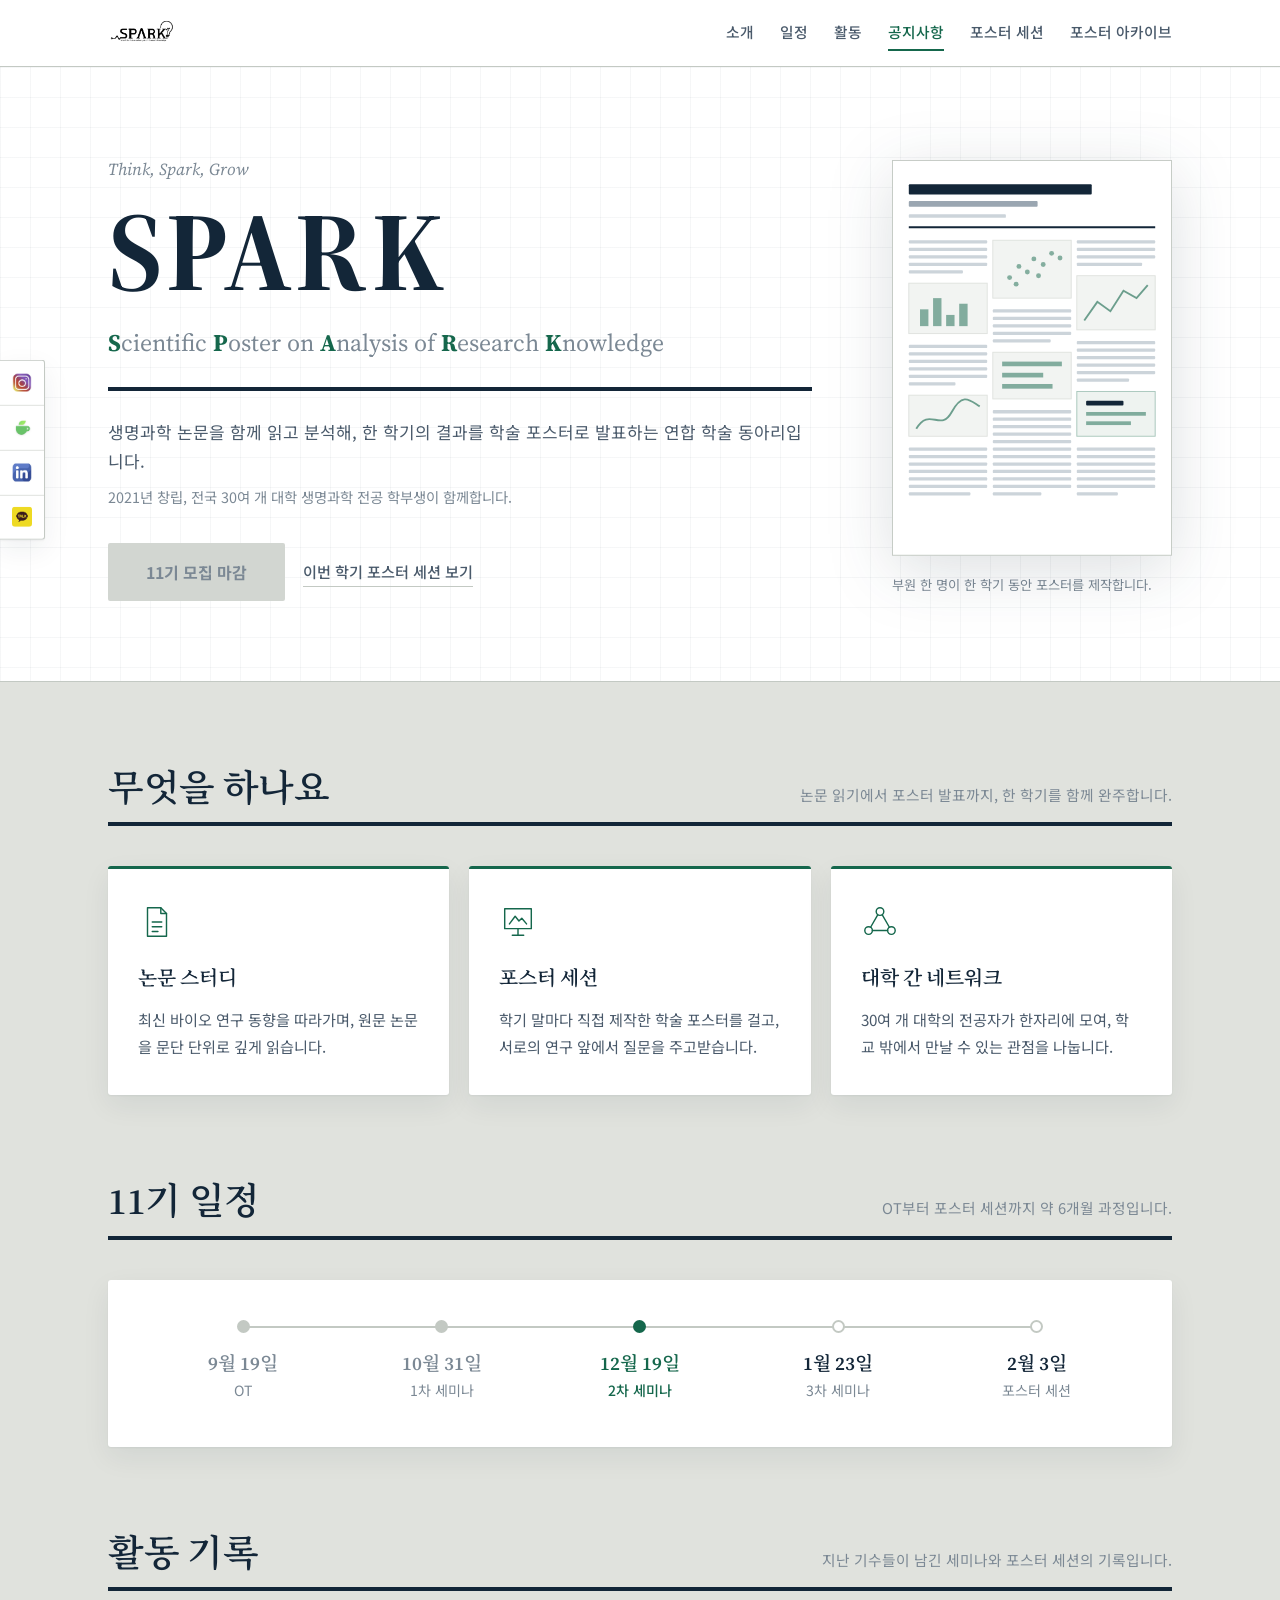
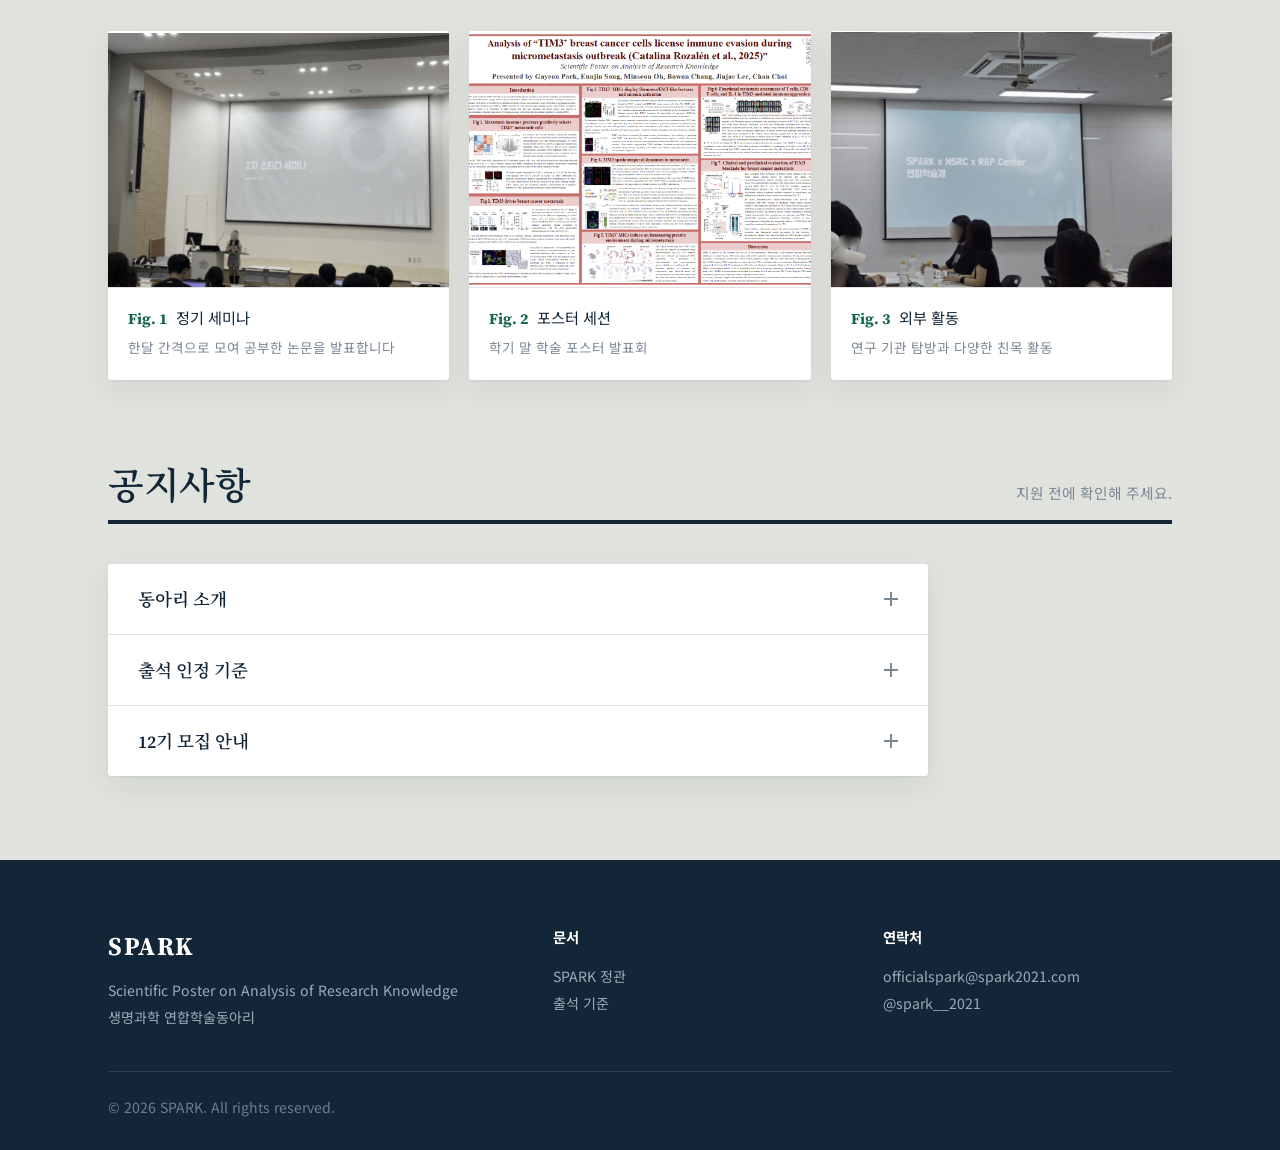
<file: index.html>
<!DOCTYPE html>
<html lang="ko">
<head>
<meta charset="UTF-8">
<meta name="viewport" content="width=device-width, initial-scale=1.0">

<!--
╔══════════════════════════════════════════════════════════════╗
║  SPARK 홈페이지 — 수정 안내                                    ║
║                                                              ║
║  수정할 곳은 이 파일 위쪽의 두 군데뿐입니다.                      ║
║    [수정 구역 1] 검색·카톡 공유 시 보이는 제목과 설명               ║
║    [수정 구역 2] 홈페이지에 보이는 모든 글·날짜·링크·사진·색상       ║
║                                                              ║
║  "여기부터 아래는 수정하지 않아도 됩니다" 표시 이후는                ║
║  디자인과 동작 코드이므로 건드리지 않아도 됩니다.                   ║
╚══════════════════════════════════════════════════════════════╝
-->


<!-- ════════════════════════════════════════════
     ✏️ [수정 구역 1] 검색·공유 정보
     네이버/구글 검색 결과, 카톡·인스타 링크 미리보기에 나오는 내용입니다.
     따옴표 " " 안의 글자만 바꾸세요.
═════════════════════════════════════════════ -->

<!-- 브라우저 탭에 보이는 제목 -->
<title>SPARK | 생명과학연합학술동아리</title>

<!-- 링크 공유 시 미리보기 제목 / 설명 / 이미지 -->
<meta property="og:title" content="SPARK - 생명과학연합학술동아리">
<meta property="og:description" content="전국 30여 개 대학의 생명과학 전공 학부생이 논문을 읽고, 분석하고, 포스터로 발표합니다.">
<meta property="og:image" content="logo.png">

<!-- 탭 아이콘 이미지 파일 이름 -->
<link rel="icon" type="image/png" href="favicon.png" sizes="64x64">

<!-- 네이버 검색 등록용 코드 (지우거나 바꾸지 마세요) -->
<meta name="naver-site-verification" content="4375b2bd968bffbd760c9f9140a34bc564f8868e" />


<!-- ════════════════════════════════════════════
     ✏️ [수정 구역 2] 홈페이지 내용 전체
═════════════════════════════════════════════ -->
<script>
/*
 ┌─────────────────── 수정 규칙 ───────────────────┐
 │ 1. 따옴표 '  ' 안의 글자만 바꾸세요.                │
 │ 2. 항목 끝에는 항상 쉼표( , )를 붙입니다.            │
 │ 3. 괄호 { } [ ] 는 지우지 마세요.                   │
 │ 4. 항목을 추가하려면 { ... }, 한 덩어리를 통째로     │
 │    복사해서 바로 아래에 붙여넣고 글자만 바꾸세요.      │
 │    삭제할 때도 { ... }, 한 덩어리를 통째로 지웁니다.  │
 │ 5. 날짜는 항상 '2026-09-19' 형식(연-월-일)으로 씁니다.│
 │ 6. 글 안에 작은따옴표 ' 를 넣고 싶으면 ‘ ’ 를 쓰세요.  │
 │ 7. // 뒤의 회색 글씨는 설명이라 화면에 나오지 않습니다. │
 │ 8. 줄을 바꾸고 싶으면 '  ' 대신 ` (백틱, 숫자 1 왼쪽 키)│
 │    으로 감싸고, 원하는 곳에서 Enter를 치면 됩니다.      │
 │      예) intro: `첫째 줄                          │
 │                  둘째 줄`,                        │
 │                                                  │
 │ 수정 후 페이지 위에 빨간 경고가 뜨면,                 │
 │ 방금 고친 곳에서 쉼표나 따옴표가 빠진 것입니다.         │
 └──────────────────────────────────────────────────┘
*/
const SITE = {

    /* ────────── 기본 정보 ────────── */
    name:       'SPARK',
    fullName:   'Scientific Poster on Analysis of Research Knowledge',   // 대문자로 시작하는 단어의 첫 글자가 자동으로 초록색 강조됩니다
    koreanName: '생명과학 연합학술동아리',
    slogan:     'Think, Spark, Grow',
    logo:       'logo.png',   // 상단 로고 이미지 파일 이름


    /* ────────── 색상 ──────────
       색상 코드는 구글에서 "color picker" 검색하면 고를 수 있습니다. */
    colors: {
        main:      '#15674c',   // 대표 색 (버튼, 강조 글씨)
        mainDark:  '#0f4d38',   // 버튼에 마우스를 올렸을 때 색
        mainLight: '#eef3f0',   // 연한 배경 색
    },


    /* ────────── 다른 페이지 주소 ────────── */
    pages: {
        apply:  'apply-session.html',    // 지원하기 버튼을 누르면 가는 페이지
        poster: 'poster-session.html', // 포스터 세션 페이지
        archive: 'poster-archive.html', //포스터 아카이빙 페이지
    },


    /* ────────── 모집 기간 ──────────
       날짜만 바꾸면 버튼 문구, 버튼 숨김, 모집 안내 공지가 자동으로 바뀝니다.
       - 시작일 전: "8월 19일 11기 모집 시작" (버튼 비활성)
       - 모집 중  : "지금 지원하기"
       - 마감 후  : "11기 모집 마감", 상단 '신입부원모집' 메뉴 자동 숨김 */
    recruit: {
        generation: 11,              // 기수 (숫자만, 따옴표 없이)
        start:      '2026-08-19',    // 모집 시작일 (이 날 0시부터)
        end:        '2026-09-05',    // 모집 마지막 날 (이 날 밤 23:59까지 지원 가능)
        menuText:   '신입부원모집',   // 상단 메뉴 버튼 글자
        buttonText: '지금 지원하기',   // 모집 중일 때 큰 버튼 글자
    },


    /* ────────── 맨 위 첫 화면 ────────── */
    hero: {
        intro: '생명과학 논문을 함께 읽고 분석해, 한 학기의 결과를 학술 포스터로 발표하는 연합 학술 동아리입니다.',
        meta:  '2021년 창립, 전국 30여 개 대학 생명과학 전공 학부생이 함께합니다.',   // 대학 수를 바꾸면 [수정 구역 1]의 og:description도 같이 바꿔 주세요
        posterLinkText: '이번 학기 포스터 세션 보기',
        figureCaption:  `부원 한 명이 한 학기 동안 포스터를 제작합니다.`,        // 포스터 그림 아래 설명
    },


    /* ────────── 소개 (무엇을 하나요) ──────────
       icon 은 'paper'(문서), 'poster'(모니터), 'network'(연결) 중 하나를 고르세요. */
    about: {
        title:    '무엇을 하나요',
        subtitle: '논문 읽기에서 포스터 발표까지, 한 학기를 함께 완주합니다.',
        cards: [
            {
                icon:  'paper',
                title: '논문 스터디',
                text:  '최신 바이오 연구 동향을 따라가며, 원문 논문을 문단 단위로 깊게 읽습니다.',
            },
            {
                icon:  'poster',
                title: '포스터 세션',
                text:  '학기 말마다 직접 제작한 학술 포스터를 걸고, 서로의 연구 앞에서 질문을 주고받습니다.',
            },
            {
                icon:  'network',
                title: '대학 간 네트워크',
                text:  '30여 개 대학의 전공자가 한자리에 모여, 학교 밖에서 만날 수 있는 관점을 나눕니다.',
            },
        ],
    },


    /* ────────── 일정 ──────────
       제목("11기 일정")은 위 모집 기수로 자동 생성됩니다.
       날짜가 지나면 자동으로 회색, 다가오는 일정은 초록색으로 표시됩니다.
       화면에는 "9월 19일"처럼 자동으로 바뀌어 보입니다. */
    schedule: {
        subtitle: 'OT부터 포스터 세션까지 약 6개월 과정입니다.',
        events: [
            { date: '2026-09-19', label: 'OT' },
            { date: '2026-10-31', label: '1차 세미나' },
            { date: '2026-12-19', label: '2차 세미나' },
            { date: '2027-01-23', label: '3차 세미나' },
            { date: '2027-02-03', label: '포스터 세션' },
        ],
    },


    /* ────────── 활동 기록 (사진 카드) ──────────
       "Fig. 1, 2, 3" 번호는 순서대로 자동으로 붙습니다. */
    activity: {
        title:    '활동 기록',
        subtitle: '지난 기수들이 남긴 세미나와 포스터 세션의 기록입니다.',
        cards: [
            {
                image: 'photo1.png',
                title: '정기 세미나',
                sub:   '한달 간격으로 모여 공부한 논문을 발표합니다',
               
            },
            {
                image: 'photo2.png',
                title: '포스터 세션',
                sub:   '학기 말 학술 포스터 발표회',
               
            },
            {
                image: 'photo3.png',
                title: '외부 활동',
                sub:   '연구 기관 탐방과 다양한 친목 활동',
               
            },
        ],
    },


    /* ────────── 공지사항 ──────────
       content 는 여러 줄로 쓸 수 있도록 ` (백틱, 키보드 숫자 1 왼쪽 키)으로 감쌉니다.
       줄바꿈한 그대로 화면에 표시됩니다. */
      notice: {
        title:    '공지사항',
        subtitle: '지원 전에 확인해 주세요.',
        items: [
            {
                title: '동아리 소개',
                content: `
                    생명과학 연합학술동아리 SPARK
                    (Scientific Poster on Analysis of Research Knowledge)는
                    과학 분야의 논문 분석을 기반으로 한 과학 포스터 제작 활동을 중심으로,
                    학생들의 폭넓은 과학적 지식 함양을 목표로 하고 있습니다.
                `,
            },
            {
                title: '출석 인정 기준',
                content: `
                    예시: 세미나 시작 시간이 13:00인 경우
                    ~13:00 → 출석
                    13:00~13:30 → 지각
                    13:30~ → 결석

                    결석 1회 또는 지각 2회 이상 시 수료 불가
                `,
            },
            {
                title: '12기 모집 안내',
                content: `
                    2월 3일에 12기 모집이 시작될 예정입니다.
                `,
            },
        ],
    },
     
    /* ────────── 왼쪽(모바일은 아래쪽) SNS 버튼 ────────── */
    social: [
        { name: 'Instagram',   url: 'https://www.instagram.com/spark__2021/', icon: 'news1.jpg' },
        { name: '네이버 카페',  url: 'https://cafe.naver.com/spark0326',       icon: 'news2.jpg' },
        { name: 'LinkedIn',    url: 'https://www.linkedin.com/in/spark-%EC%83%9D%EB%AA%85%EA%B3%BC%ED%95%99-%EC%97%B0%ED%95%A9%ED%95%99%EC%88%A0%EB%8F%99%EC%95%84%EB%A6%AC-2748612b2/', icon: 'news3.jpg' },
        { name: '카카오톡',     url: 'https://pf.kakao.com/_hLbxeb',          icon: 'news4.png', iconBg: '#FEE500' },   // iconBg: 아이콘 뒤 배경색 (필요할 때만)
    ],


    /* ────────── 맨 아래 (푸터) ────────── */
    footer: {
        docs: [
            { name: 'SPARK 정관', url: 'https://drive.google.com/file/d/1hW7ntwTEwc0d7TYEUUa7mszsoIHRJRvX/view?usp=sharing' },
            { name: '출석 기준',  url: 'https://drive.google.com/file/d/16KdDOAhdM01TcNyG_7t-rmwygA86GA21/view?usp=sharing' },
        ],
        email: 'officialspark@spark2021.com',
        contacts: [
            { text: '@spark__2021', url: 'https://www.instagram.com/spark__2021/' },
        ],
    },

};
</script>
<!-- ════════════════ ✏️ 수정 구역 끝 ════════════════ -->



<!-- ══════════════════════════════════════════════════════════════
     ⛔ 여기부터 아래는 수정하지 않아도 됩니다 (디자인·동작 코드)
═══════════════════════════════════════════════════════════════ -->

<script>
/* 위에서 정한 색상을 디자인에 적용 */
(function () {
    if (typeof SITE === 'undefined' || !SITE.colors) return;
    var root = document.documentElement.style, c = SITE.colors;
    if (c.main)      root.setProperty('--accent', c.main);
    if (c.mainDark)  root.setProperty('--accent-deep', c.mainDark);
    if (c.mainLight) root.setProperty('--accent-wash', c.mainLight);
})();
</script>

<link rel="preconnect" href="https://fonts.googleapis.com">
<link rel="preconnect" href="https://fonts.gstatic.com" crossorigin>
<link href="https://fonts.googleapis.com/css2?family=Noto+Sans+KR:wght@300;400;500;700&family=Noto+Serif+KR:wght@300;500;600;700&family=Source+Serif+4:ital,opsz,wght@0,8..60,400;0,8..60,600;0,8..60,700;1,8..60,400&display=swap" rel="stylesheet">

<style>
/* ══════════════════════════════════════════════
   SPARK — 포스터 보드 레이아웃
   보드(회색) 위에 종이 패널(흰색)이 올라가는 구조
   ※ 대표 색상은 [수정 구역 2]의 colors 에서 바꿉니다.
══════════════════════════════════════════════ */

:root {
    --board:        #e0e2dd;
    --board-deep:   #d2d6d1;
    --paper:        #ffffff;

    --ink:          #132638;
    --ink-mid:      #4a5a6b;
    --ink-soft:     #7b8894;

    --rule:         #dfe2de;
    --rule-strong:  #c3c9c3;

    --accent:       #15674c;
    --accent-deep:  #0f4d38;
    --accent-wash:  #eef3f0;

    --lift: 0 1px 2px rgba(19,38,56,.05), 0 10px 28px rgba(19,38,56,.07);
    --lift-hi: 0 2px 4px rgba(19,38,56,.07), 0 18px 44px rgba(19,38,56,.11);

    --serif: 'Source Serif 4', 'Noto Serif KR', Georgia, serif;
    --sans:  'Noto Sans KR', -apple-system, BlinkMacSystemFont, sans-serif;

    --col: 1120px;
}

*, *::before, *::after { box-sizing: border-box; margin: 0; padding: 0; }
html { scroll-behavior: smooth; -webkit-text-size-adjust: 100%; }

body {
    font-family: var(--sans);
    font-weight: 400;
    background: var(--board);
    color: var(--ink);
    line-height: 1.75;
    overflow-x: hidden;
    -webkit-font-smoothing: antialiased;
}

a { color: inherit; }

:focus-visible {
    outline: 2px solid var(--accent);
    outline-offset: 3px;
    border-radius: 2px;
}

.wrap {
    max-width: var(--col);
    margin: 0 auto;
    padding: 0 28px;
}

/* ── 설정 오류 경고 ─────────────────────── */
#config-error {
    position: fixed;
    top: 0; left: 0; right: 0;
    z-index: 10000;
    background: #b3261e;
    color: #fff;
    padding: 14px 20px;
    font-size: 0.95rem;
    line-height: 1.6;
}
#config-error[hidden] { display: none; }

/* ── 헤더 ───────────────────────────────── */
header {
    position: sticky;
    top: 0;
    z-index: 200;
    background: var(--paper);
    border-bottom: 1px solid var(--rule-strong);
}
.header-inner {
    max-width: var(--col);
    margin: 0 auto;
    padding: 0 28px;
    height: 66px;
    display: flex;
    align-items: center;
    justify-content: space-between;
}
.logo-img { height: 38px; display: block; }

nav.pc-nav { display: flex; align-items: center; gap: 26px; }
nav.pc-nav a {
    text-decoration: none;
    color: var(--ink-mid);
    font-size: 0.92rem;
    font-weight: 500;
    padding: 4px 0;
    border-bottom: 2px solid transparent;
    transition: color .18s ease, border-color .18s ease;
}
nav.pc-nav a:hover { color: var(--ink); }
nav.pc-nav a.active { color: var(--accent); border-bottom-color: var(--accent); }
nav.pc-nav a.nav-apply {
    color: var(--paper);
    background: var(--accent);
    padding: 7px 16px;
    border-radius: 2px;
    border-bottom: none;
}
nav.pc-nav a.nav-apply:hover { background: var(--accent-deep); color: var(--paper); }

.hamburger {
    display: none;
    flex-direction: column;
    justify-content: space-between;
    width: 24px; height: 16px;
    background: none; border: none;
    cursor: pointer; padding: 0;
}
.hamburger span {
    display: block; height: 2px;
    background: var(--ink);
    transition: transform .25s ease, opacity .2s ease;
}
.hamburger.open span:nth-child(1) { transform: translateY(7px) rotate(45deg); }
.hamburger.open span:nth-child(2) { opacity: 0; }
.hamburger.open span:nth-child(3) { transform: translateY(-7px) rotate(-45deg); }

.mobile-menu {
    display: none;
    position: fixed;
    top: 66px; left: 0; right: 0;
    background: var(--paper);
    border-bottom: 1px solid var(--rule-strong);
    padding: 10px 28px 18px;
    z-index: 150;
    flex-direction: column;
}
.mobile-menu.open { display: flex; }
.mobile-menu a {
    text-decoration: none;
    color: var(--ink);
    font-size: 1rem;
    font-weight: 500;
    padding: 14px 2px;
    border-bottom: 1px solid var(--rule);
}
.mobile-menu a:last-child { border-bottom: none; }

@media (max-width: 860px) {
    nav.pc-nav { display: none; }
    .hamburger { display: flex; }
}

/* ── 좌측 소셜 ──────────────────────────── */
#social-float {
    position: fixed;
    left: 0; top: 50%;
    transform: translateY(-50%);
    z-index: 120;
    display: flex;
    flex-direction: column;
    background: var(--paper);
    border: 1px solid var(--rule-strong);
    border-left: none;
    border-radius: 0 3px 3px 0;
    box-shadow: var(--lift);
    overflow: hidden;
}
#social-float a {
    display: flex;
    align-items: center;
    gap: 10px;
    padding: 11px 12px;
    text-decoration: none;
    color: var(--ink-mid);
    font-size: 0.78rem;
    font-weight: 500;
    border-bottom: 1px solid var(--rule);
    white-space: nowrap;
    overflow: hidden;
    max-width: 44px;
    transition: max-width .28s ease, background .2s ease, color .2s ease;
}
#social-float a:last-child { border-bottom: none; }
#social-float a img {
    width: 20px; height: 20px;
    object-fit: cover;
    border-radius: 3px;
    flex-shrink: 0;
}
#social-float a span {
    opacity: 0;
    transition: opacity .2s ease;
}
#social-float:hover a { max-width: 170px; }
#social-float:hover a span { opacity: 1; }
#social-float a:hover { background: var(--accent-wash); color: var(--accent); }

@media (max-width: 860px) {
    #social-float {
        top: auto; bottom: 0; left: 0; right: 0;
        transform: none;
        flex-direction: row;
        border: none;
        border-top: 1px solid var(--rule-strong);
        border-radius: 0;
    }
    #social-float a {
        flex: 1;
        max-width: none;
        justify-content: center;
        padding: 12px 0;
        border-bottom: none;
        border-right: 1px solid var(--rule);
    }
    #social-float a:last-child { border-right: none; }
    #social-float a span { display: none; }
    #social-float:hover a { max-width: none; }
}

/* ── 히어로 ─────────────────────────────── */
.hero {
    background-color: var(--paper);
    background-image:
        linear-gradient(rgba(19,38,56,.038) 1px, transparent 1px),
        linear-gradient(90deg, rgba(19,38,56,.038) 1px, transparent 1px);
    background-size: 30px 30px;
    border-bottom: 1px solid var(--rule-strong);
    padding: 88px 0 80px;
}
.hero-inner {
    max-width: var(--col);
    margin: 0 auto;
    padding: 0 28px;
    display: grid;
    grid-template-columns: minmax(0, 1fr) 280px;
    gap: 56px;
    align-items: center;
}
.hero-text { max-width: 44em; }

.hero-figure { margin: 0; }
.poster-svg {
    width: 100%;
    height: auto;
    display: block;
    filter: drop-shadow(0 14px 32px rgba(19,38,56,.15));
}
.hero-figure figcaption {
    margin-top: 18px;
    font-size: 0.83rem;
    line-height: 1.65;
    color: var(--ink-soft);
}
.poster-svg .sheet   { fill: var(--paper); stroke: var(--rule-strong); }
.poster-svg .ln      { fill: #ccd4da; }
.poster-svg .ln-mid  { fill: #9aa6b1; }
.poster-svg .ln-dark { fill: var(--ink); }
.poster-svg .rule    { stroke: var(--ink); stroke-width: 2; }
.poster-svg .fig     { fill: #f2f4f2; stroke: var(--rule); }
.poster-svg .fig-hi  { fill: var(--accent-wash); stroke: var(--accent); stroke-opacity: .35; }
.poster-svg .mark    { fill: var(--accent); opacity: .5; }
.poster-svg .plot    { fill: none; stroke: var(--accent); stroke-width: 2; opacity: .6; }

@media (max-width: 940px) {
    .hero-inner { grid-template-columns: 1fr; gap: 48px; }
    .hero-figure { max-width: 230px; }
}
@media (max-width: 640px) {
    .hero-figure { display: none; }
}
.hero-slogan {
    font-family: var(--serif);
    font-style: italic;
    font-size: 1.05rem;
    color: var(--ink-soft);
    margin-bottom: 14px;
}
.wordmark {
    font-family: var(--serif);
    font-weight: 700;
    font-size: clamp(3.6rem, 11vw, 7rem);
    line-height: 0.95;
    letter-spacing: 0.04em;
    color: var(--ink);
    margin-bottom: 20px;
}
.acronym {
    font-family: var(--serif);
    font-size: clamp(1.05rem, 2.6vw, 1.5rem);
    line-height: 1.5;
    color: var(--ink-soft);
    font-weight: 400;
    padding-bottom: 26px;
    border-bottom: 4px solid var(--ink);
    margin-bottom: 26px;
}
.acronym b { color: var(--accent); font-weight: 700; }

.hero-lede {
    font-size: 1.06rem;
    color: var(--ink-mid);
    max-width: 46em;
    margin-bottom: 8px;
}
.hero-meta {
    font-size: 0.9rem;
    color: var(--ink-soft);
    margin-bottom: 34px;
}
.hero-actions { display: flex; flex-wrap: wrap; align-items: center; gap: 18px; }

.cta-button {
    display: inline-block;
    background: var(--accent);
    color: var(--paper);
    font-family: var(--sans);
    font-size: 1rem;
    font-weight: 700;
    padding: 15px 38px;
    border-radius: 2px;
    text-decoration: none;
    border: none;
    cursor: pointer;
    transition: background .2s ease;
}
.cta-button:hover { background: var(--accent-deep); }
.cta-button.is-closed {
    background: var(--board-deep);
    color: var(--ink-soft);
    pointer-events: none;
}
.link-quiet {
    font-size: 0.95rem;
    font-weight: 500;
    color: var(--ink-mid);
    text-decoration: none;
    border-bottom: 1px solid var(--rule-strong);
    padding-bottom: 2px;
    transition: color .18s ease, border-color .18s ease;
}
.link-quiet:hover { color: var(--accent); border-bottom-color: var(--accent); }

.hero-slogan, .wordmark, .acronym, .hero-lede, .hero-meta, .hero-actions {
    opacity: 0;
    transform: translateY(14px);
    animation: rise .7s cubic-bezier(.2,.7,.3,1) forwards;
}
.hero-figure {
    opacity: 0;
    transform: translateY(14px);
    animation: rise .7s cubic-bezier(.2,.7,.3,1) .34s forwards;
}
.wordmark      { animation-delay: .06s; }
.acronym       { animation-delay: .14s; }
.hero-lede     { animation-delay: .22s; }
.hero-meta     { animation-delay: .26s; }
.hero-actions  { animation-delay: .32s; }
@keyframes rise { to { opacity: 1; transform: translateY(0); } }

.poster-svg .col { opacity: 0; animation: ink .55s ease forwards; }
.poster-svg .col-head { animation-delay: .58s; }
.poster-svg .col-1    { animation-delay: .72s; }
.poster-svg .col-2    { animation-delay: .84s; }
.poster-svg .col-3    { animation-delay: .96s; }
@keyframes ink { to { opacity: 1; } }

/* ── 섹션 공통 ──────────────────────────── */
section { scroll-margin-top: 66px; }
/* 위아래 여백만 지정 (좌우 여백은 .wrap 에서 관리) */
.section-body { padding-top: 84px; padding-bottom: 84px; }
.section-body.no-top { padding-top: 0; }

.section-head {
    display: flex;
    align-items: baseline;
    justify-content: space-between;
    gap: 20px;
    flex-wrap: wrap;
    border-bottom: 4px solid var(--ink);
    padding-bottom: 12px;
    margin-bottom: 40px;
}
.section-head h2 {
    font-family: var(--serif);
    font-size: clamp(1.7rem, 3.4vw, 2.3rem);
    font-weight: 600;
    line-height: 1.2;
    letter-spacing: -0.01em;
}
.section-head p {
    font-size: 0.92rem;
    color: var(--ink-soft);
}

.panel {
    background: var(--paper);
    border-radius: 3px;
    box-shadow: var(--lift);
}

/* ── About ──────────────────────────────── */
.about-grid {
    display: grid;
    grid-template-columns: repeat(3, 1fr);
    gap: 20px;
}
.about-card { padding: 34px 30px 36px; border-top: 3px solid var(--accent); }
.about-card svg {
    width: 38px; height: 38px;
    color: var(--accent);
    margin-bottom: 20px;
    display: block;
}
.about-card h3 {
    font-family: var(--serif);
    font-size: 1.24rem;
    font-weight: 600;
    margin-bottom: 10px;
}
.about-card p { font-size: 0.95rem; color: var(--ink-mid); }

@media (max-width: 860px) {
    .about-grid { grid-template-columns: 1fr; }
}

/* ── 일정 ───────────────────────────────── */
.schedule { padding: 40px 36px 44px; }
.schedule-track {
    display: grid;
    grid-auto-columns: 1fr;
    grid-auto-flow: column;
    position: relative;
}
.schedule-track::before {
    content: '';
    position: absolute;
    left: 10%; right: 10%;
    top: 6px;
    height: 2px;
    background: var(--rule-strong);
}
.stop { text-align: center; position: relative; }
.stop::before {
    content: '';
    display: block;
    width: 13px; height: 13px;
    border-radius: 50%;
    background: var(--paper);
    border: 2px solid var(--rule-strong);
    margin: 0 auto 18px;
    position: relative;
    z-index: 1;
}
.stop .date {
    font-family: var(--serif);
    font-size: 1.18rem;
    font-weight: 600;
    display: block;
    line-height: 1.3;
}
.stop .label { font-size: 0.88rem; color: var(--ink-soft); }
.stop.done .date, .stop.done .label { color: var(--ink-soft); }
.stop.done::before { background: var(--rule-strong); border-color: var(--rule-strong); }
.stop.next::before { background: var(--accent); border-color: var(--accent); }
.stop.next .date { color: var(--accent); }
.stop.next .label { color: var(--accent); font-weight: 500; }

@media (max-width: 860px) {
    .schedule { padding: 28px 24px 30px; }
    .schedule-track { grid-template-columns: 1fr; grid-auto-flow: row; }
    .schedule-track::before {
        left: 6px; right: auto;
        top: 6px; bottom: 14px;
        width: 2px; height: auto;
    }
    .stop {
        text-align: left;
        display: grid;
        grid-template-columns: 13px 1fr;
        gap: 16px;
        align-items: start;
        padding: 10px 0;
    }
    .stop::before { margin: 5px 0 0; }
    .stop .date { font-size: 1.05rem; }
}

/* ── Archive ────────────────────────────── */
.figure-grid {
    display: grid;
    grid-template-columns: repeat(3, 1fr);
    gap: 20px;
}
.figure-card {
    display: block;
    text-decoration: none;
    color: inherit;
    overflow: hidden;
    transition: box-shadow .25s ease, transform .25s ease;
}
.figure-card:hover { box-shadow: var(--lift-hi); transform: translateY(-3px); }
.figure-card figure { margin: 0; }
.figure-card .plate {
    aspect-ratio: 4 / 3;
    overflow: hidden;
    background: var(--board-deep);
}
.figure-card img {
    width: 100%; height: 100%;
    object-fit: cover;
    display: block;
}
.figure-card figcaption {
    padding: 16px 20px 20px;
    border-top: 1px solid var(--rule);
    font-size: 0.95rem;
}
.figure-card .fig-no {
    font-family: var(--serif);
    font-weight: 700;
    color: var(--accent);
    margin-right: 8px;
}
.figure-card .fig-sub {
    display: block;
    font-size: 0.85rem;
    color: var(--ink-soft);
    margin-top: 3px;
}

@media (max-width: 860px) {
    .figure-grid { grid-template-columns: 1fr; }
}

/* ── 공지사항 아코디언 ──────────────────── */
.notice { max-width: 820px; }
.faq-item { border-bottom: 1px solid var(--rule); }
.faq-item:last-child { border-bottom: none; }
.faq-question {
    width: 100%;
    padding: 22px 30px;
    display: flex;
    justify-content: space-between;
    align-items: center;
    gap: 16px;
    background: none;
    border: none;
    cursor: pointer;
    text-align: left;
    font-family: var(--serif);
    font-size: 1.1rem;
    font-weight: 600;
    color: var(--ink);
    transition: color .18s ease;
}
.faq-question:hover { color: var(--accent); }
.sign {
    position: relative;
    width: 14px; height: 14px;
    flex-shrink: 0;
}
.sign::before, .sign::after {
    content: '';
    position: absolute;
    background: var(--ink-soft);
    transition: transform .28s ease, background .18s ease;
}
.sign::before { top: 6px; left: 0; width: 14px; height: 2px; }
.sign::after  { left: 6px; top: 0; width: 2px; height: 14px; }
.faq-item.active .sign::after { transform: scaleY(0); }
.faq-item.active .sign::before { background: var(--accent); }

.faq-answer {
    max-height: 0;
    overflow: hidden;
    transition: max-height .35s ease;
}
.faq-answer .inner {
    padding: 0 30px 26px;
    color: var(--ink-mid);
    font-size: 0.95rem;
    line-height: 1.95;
    white-space: pre-line;
    max-width: 62ch;
}

/* ── 푸터 ───────────────────────────────── */
.site-footer {
    background: var(--ink);
    color: #9dabb8;
    padding: 64px 0 28px;
}
.footer-grid {
    display: grid;
    grid-template-columns: 1.4fr 1fr 1fr;
    gap: 40px;
    padding-bottom: 40px;
}
.footer-mark {
    font-family: var(--serif);
    font-size: 1.6rem;
    font-weight: 700;
    letter-spacing: 0.06em;
    color: #fff;
    margin-bottom: 8px;
}
.site-footer h4 {
    font-size: 0.9rem;
    font-weight: 700;
    color: #fff;
    margin-bottom: 14px;
}
.site-footer p, .site-footer li { font-size: 0.88rem; line-height: 1.95; }
.site-footer ul { list-style: none; }
.site-footer a { color: #9dabb8; text-decoration: none; }
.site-footer a:hover { color: #fff; text-decoration: underline; }
.footer-bottom {
    border-top: 1px solid #2b3c4e;
    padding-top: 22px;
    font-size: 0.8rem;
    color: #6d7d8c;
}
@media (max-width: 860px) {
    .footer-grid { grid-template-columns: 1fr; gap: 30px; }
    .site-footer { padding-bottom: 78px; }
}

/* ── 토스트 ─────────────────────────────── */
#toast {
    position: fixed;
    bottom: 30px; left: 50%;
    transform: translateX(-50%) translateY(16px);
    background: var(--ink);
    color: #fff;
    padding: 13px 26px;
    border-radius: 2px;
    font-size: 0.9rem;
    font-weight: 500;
    z-index: 9999;
    opacity: 0;
    transition: opacity .3s ease, transform .3s ease;
    pointer-events: none;
    white-space: nowrap;
}
#toast.show { opacity: 1; transform: translateX(-50%) translateY(0); }

/* ── 모바일 여백 ────────────────────────── */
@media (max-width: 860px) {
    .hero { padding: 66px 0 58px; }

    /* 좌우 여백만 지정 (위아래 여백을 덮어쓰지 않도록 분리) */
    .wrap, .header-inner, .hero-inner {
        padding-left: 20px;
        padding-right: 20px;
    }

    /* 섹션 위아래 간격 — 숫자를 키우면 더 넓어집니다 */
    .section-body {
        padding-top: 72px;
        padding-bottom: 72px;
    }
    .section-body.no-top { padding-top: 0; }
}

@media (prefers-reduced-motion: reduce) {
    html { scroll-behavior: auto; }
    *, *::before, *::after {
        animation-duration: .001ms !important;
        animation-delay: 0ms !important;
        transition-duration: .001ms !important;
    }
    .hero-slogan, .wordmark, .acronym, .hero-lede,
    .hero-meta, .hero-actions, .hero-figure {
        opacity: 1; transform: none;
    }
    .poster-svg .col { opacity: 1; }
}
</style>
</head>
<body>

<!--
  ⛔ 아래 HTML은 '틀'입니다. 글자는 [수정 구역 2]에서 자동으로 채워집니다.
     여기에 직접 글을 써도 반영되지 않으니 위쪽 SITE 설정을 고쳐 주세요.
-->

<div id="config-error" hidden>
    ⚠️ 홈페이지 내용 설정(SITE)에 오류가 있어 내용을 불러오지 못했습니다.
    최근에 고친 곳에서 쉼표( , ), 따옴표( ' ), 괄호( { } [ ] )가 빠지거나 남지 않았는지 확인해 주세요.
    (PC에서 F12 → Console 탭을 열면 오류가 난 줄 번호가 보입니다.)
</div>

<div id="social-float"></div>
<div id="toast"></div>

<header>
    <div class="header-inner">
        <a href="#" aria-label="홈으로"><img id="logo" class="logo-img" alt=""></a>

        <nav class="pc-nav" id="pc-nav">
            <a href="#about">소개</a>
            <a href="#schedule">일정</a>
            <a href="#activity">활동</a>
            <a href="#news">공지사항</a>
            <a id="nav-poster">포스터 세션</a>
            <a id="nav-archive">포스터 아카이브</a>
            <a id="nav-apply" class="nav-apply"></a>
        </nav>

        <button class="hamburger" id="hamburger" aria-label="메뉴 열기" aria-expanded="false">
            <span></span><span></span><span></span>
        </button>
    </div>
</header>

<div class="mobile-menu" id="mobile-menu">
    <a href="#about">소개</a>
    <a href="#schedule">일정</a>
    <a href="#activity">활동</a>
    <a href="#news">공지사항</a>
    <a id="mob-poster">포스터 세션</a>
    <a id="mob-archive">포스터 아카이브</a> 
    <a id="mob-apply"></a>
</div>

<!-- 히어로 -->
<section class="hero">
    <div class="hero-inner">
        <div class="hero-text">
            <p class="hero-slogan" id="hero-slogan"></p>
            <h1 class="wordmark" id="wordmark"></h1>
            <p class="acronym" id="acronym"></p>
            <p class="hero-lede" id="hero-lede"></p>
            <p class="hero-meta" id="hero-meta"></p>
            <div class="hero-actions">
                <a class="cta-button" id="hero-cta"></a>
                <a class="link-quiet" id="hero-poster-link"></a>
            </div>
        </div>

        <figure class="hero-figure">
            <svg class="poster-svg" viewBox="0 0 300 424" xmlns="http://www.w3.org/2000/svg" role="img" aria-label="A1 규격 학술 포스터의 구성 도식">
                <rect class="sheet" x="0.5" y="0.5" width="299" height="423"/>
                <g class="col col-head">
                    <rect class="ln-dark" x="18" y="26" width="196" height="11" rx="1"/>
                    <rect class="ln-mid"  x="18" y="44" width="138" height="6" rx="1"/>
                    <rect class="ln"      x="18" y="58" width="104" height="4" rx="1"/>
                    <line class="rule" x1="18" y1="72" x2="282" y2="72"/>
                </g>
                <g class="col col-1">
                    <rect class="ln" x="18" y="86"  width="84" height="3.5" rx="1"/>
                    <rect class="ln" x="18" y="94"  width="84" height="3.5" rx="1"/>
                    <rect class="ln" x="18" y="102" width="84" height="3.5" rx="1"/>
                    <rect class="ln" x="18" y="110" width="84" height="3.5" rx="1"/>
                    <rect class="ln" x="18" y="118" width="58" height="3.5" rx="1"/>
                    <rect class="fig" x="18" y="132" width="84" height="54"/>
                    <rect class="mark" x="30" y="160" width="9" height="18"/>
                    <rect class="mark" x="44" y="148" width="9" height="30"/>
                    <rect class="mark" x="58" y="166" width="9" height="12"/>
                    <rect class="mark" x="72" y="154" width="9" height="24"/>
                    <rect class="ln" x="18" y="198" width="84" height="3.5" rx="1"/>
                    <rect class="ln" x="18" y="206" width="84" height="3.5" rx="1"/>
                    <rect class="ln" x="18" y="214" width="84" height="3.5" rx="1"/>
                    <rect class="ln" x="18" y="222" width="84" height="3.5" rx="1"/>
                    <rect class="ln" x="18" y="230" width="84" height="3.5" rx="1"/>
                    <rect class="ln" x="18" y="238" width="50" height="3.5" rx="1"/>
                    <rect class="fig" x="18" y="252" width="84" height="44"/>
                    <path class="plot" d="M26 288 C 40 264, 52 292, 64 270 S 84 258, 94 264"/>
                    <rect class="ln" x="18" y="308" width="84" height="3.5" rx="1"/>
                    <rect class="ln" x="18" y="316" width="84" height="3.5" rx="1"/>
                    <rect class="ln" x="18" y="324" width="84" height="3.5" rx="1"/>
                    <rect class="ln" x="18" y="332" width="84" height="3.5" rx="1"/>
                    <rect class="ln" x="18" y="340" width="84" height="3.5" rx="1"/>
                    <rect class="ln" x="18" y="348" width="84" height="3.5" rx="1"/>
                    <rect class="ln" x="18" y="356" width="66" height="3.5" rx="1"/>
                </g>
                <g class="col col-2">
                    <rect class="fig" x="108" y="86" width="84" height="62"/>
                    <circle class="mark" cx="126" cy="126" r="2.6"/>
                    <circle class="mark" cx="136" cy="114" r="2.6"/>
                    <circle class="mark" cx="145" cy="120" r="2.6"/>
                    <circle class="mark" cx="152" cy="106" r="2.6"/>
                    <circle class="mark" cx="162" cy="112" r="2.6"/>
                    <circle class="mark" cx="171" cy="100" r="2.6"/>
                    <circle class="mark" cx="180" cy="105" r="2.6"/>
                    <circle class="mark" cx="133" cy="133" r="2.6"/>
                    <circle class="mark" cx="157" cy="124" r="2.6"/>
                    <rect class="ln" x="108" y="160" width="84" height="3.5" rx="1"/>
                    <rect class="ln" x="108" y="168" width="84" height="3.5" rx="1"/>
                    <rect class="ln" x="108" y="176" width="84" height="3.5" rx="1"/>
                    <rect class="ln" x="108" y="184" width="84" height="3.5" rx="1"/>
                    <rect class="ln" x="108" y="192" width="62" height="3.5" rx="1"/>
                    <rect class="fig" x="108" y="206" width="84" height="50"/>
                    <rect class="mark" x="118" y="216" width="64" height="5"/>
                    <rect class="mark" x="118" y="228" width="44" height="5"/>
                    <rect class="mark" x="118" y="240" width="54" height="5"/>
                    <rect class="ln" x="108" y="268" width="84" height="3.5" rx="1"/>
                    <rect class="ln" x="108" y="276" width="84" height="3.5" rx="1"/>
                    <rect class="ln" x="108" y="284" width="84" height="3.5" rx="1"/>
                    <rect class="ln" x="108" y="292" width="84" height="3.5" rx="1"/>
                    <rect class="ln" x="108" y="300" width="84" height="3.5" rx="1"/>
                    <rect class="ln" x="108" y="308" width="84" height="3.5" rx="1"/>
                    <rect class="ln" x="108" y="316" width="84" height="3.5" rx="1"/>
                    <rect class="ln" x="108" y="324" width="84" height="3.5" rx="1"/>
                    <rect class="ln" x="108" y="332" width="84" height="3.5" rx="1"/>
                    <rect class="ln" x="108" y="340" width="84" height="3.5" rx="1"/>
                    <rect class="ln" x="108" y="348" width="84" height="3.5" rx="1"/>
                    <rect class="ln" x="108" y="356" width="52" height="3.5" rx="1"/>
                </g>
                <g class="col col-3">
                    <rect class="ln" x="198" y="86"  width="84" height="3.5" rx="1"/>
                    <rect class="ln" x="198" y="94"  width="84" height="3.5" rx="1"/>
                    <rect class="ln" x="198" y="102" width="84" height="3.5" rx="1"/>
                    <rect class="ln" x="198" y="110" width="70" height="3.5" rx="1"/>
                    <rect class="fig" x="198" y="124" width="84" height="58"/>
                    <path class="plot" d="M206 172 L 220 152 L 234 162 L 248 140 L 262 148 L 274 134"/>
                    <rect class="ln" x="198" y="194" width="84" height="3.5" rx="1"/>
                    <rect class="ln" x="198" y="202" width="84" height="3.5" rx="1"/>
                    <rect class="ln" x="198" y="210" width="84" height="3.5" rx="1"/>
                    <rect class="ln" x="198" y="218" width="84" height="3.5" rx="1"/>
                    <rect class="ln" x="198" y="226" width="84" height="3.5" rx="1"/>
                    <rect class="ln" x="198" y="234" width="56" height="3.5" rx="1"/>
                    <rect class="fig-hi" x="198" y="248" width="84" height="48"/>
                    <rect class="ln-dark" x="208" y="258" width="40" height="5" rx="1"/>
                    <rect class="mark" x="208" y="270" width="64" height="4"/>
                    <rect class="mark" x="208" y="280" width="48" height="4"/>
                    <rect class="ln" x="198" y="308" width="84" height="3.5" rx="1"/>
                    <rect class="ln" x="198" y="316" width="84" height="3.5" rx="1"/>
                    <rect class="ln" x="198" y="324" width="84" height="3.5" rx="1"/>
                    <rect class="ln" x="198" y="332" width="84" height="3.5" rx="1"/>
                    <rect class="ln" x="198" y="340" width="84" height="3.5" rx="1"/>
                    <rect class="ln" x="198" y="348" width="84" height="3.5" rx="1"/>
                    <rect class="ln" x="198" y="356" width="44" height="3.5" rx="1"/>
                </g>
            </svg>
            <figcaption id="hero-caption"></figcaption>
        </figure>
    </div>
</section>

<!-- 소개 -->
<section id="about">
    <div class="wrap section-body">
        <div class="section-head">
            <h2 id="about-title"></h2>
            <p id="about-sub"></p>
        </div>
        <div class="about-grid" id="about-grid"></div>
    </div>
</section>

<!-- 일정 -->
<section id="schedule">
    <div class="wrap section-body no-top">
        <div class="section-head">
            <h2 id="schedule-title"></h2>
            <p id="schedule-sub"></p>
        </div>
        <div class="panel schedule">
            <div class="schedule-track" id="schedule-track"></div>
        </div>
    </div>
</section>

<!-- 활동 기록 -->
<section id="activity">
    <div class="wrap section-body no-top">
        <div class="section-head">
            <h2 id="activity-title"></h2>
            <p id="activity-sub"></p>
        </div>
        <div class="figure-grid" id="activity-grid"></div>
    </div>
</section>

<!-- 공지사항 -->
<section id="news">
    <div class="wrap section-body no-top">
        <div class="section-head">
            <h2 id="notice-title"></h2>
            <p id="notice-sub"></p>
        </div>
        <div class="panel notice" id="notice-list"></div>
    </div>
</section>

<footer class="site-footer">
    <div class="wrap">
        <div class="footer-grid">
            <div>
                <div class="footer-mark" id="footer-mark"></div>
                <p id="footer-desc"></p>
            </div>
            <div>
                <h4>문서</h4>
                <ul id="footer-docs"></ul>
            </div>
            <div>
                <h4>연락처</h4>
                <ul id="footer-contacts"></ul>
            </div>
        </div>
        <div class="footer-bottom">
            <p id="footer-copy"></p>
        </div>
    </div>
</footer>

<script>
/* ══════════════════════════════════════════════
   ⛔ 동작 코드 — 수정하지 않아도 됩니다.
   [수정 구역 2]의 SITE 내용을 읽어 화면에 채워 넣습니다.
══════════════════════════════════════════════ */
(function () {
    'use strict';

    /* 설정에 문법 오류가 있으면 경고만 띄우고 멈춤 */
    if (typeof SITE === 'undefined') {
        document.getElementById('config-error').hidden = false;
        return;
    }

    /* ── 도우미 함수 ────────────────────────── */
    const $ = id => document.getElementById(id);
    const esc = s => String(s == null ? '' : s).replace(/[&<>"']/g, c => (
        { '&': '&amp;', '<': '&lt;', '>': '&gt;', '"': '&quot;', "'": '&#39;' }[c]
    ));
    const setText  = (id, text) => { const el = $(id); if (el) el.textContent = text == null ? '' : text; };
    const setHref  = (ids, url) => ids.forEach(id => { const el = $(id); if (el) el.href = url; });
    const toKST    = (dateStr, time) => new Date(dateStr + 'T' + time + '+09:00');
    const monthDay = dateStr => { const p = String(dateStr).split('-').map(Number); return p[1] + '월 ' + p[2] + '일'; };
    const tidy     = s => String(s == null ? '' : s).split('\n').map(l => l.trim()).join('\n').trim();
    const lines    = s => esc(tidy(s)).replace(/\n/g, '<br>');                  // Enter 친 곳 = 줄바꿈
    const setLines = (id, text) => { const el = $(id); if (el) el.innerHTML = lines(text); };
    const now      = new Date();

    const ICONS = {
        paper: '<svg viewBox="0 0 40 40" fill="none" stroke="currentColor" stroke-width="1.5" stroke-linecap="round" stroke-linejoin="round" aria-hidden="true"><path d="M10 5h14l6 6v24H10z"/><path d="M24 5v6h6"/><path d="M15 20h10M15 25h10M15 30h6"/></svg>',
        poster: '<svg viewBox="0 0 40 40" fill="none" stroke="currentColor" stroke-width="1.5" stroke-linecap="round" stroke-linejoin="round" aria-hidden="true"><rect x="6" y="6" width="28" height="21"/><path d="M11 22l6-8 4 5 3-3 5 6"/><path d="M20 27v7M14 34h12"/></svg>',
        network: '<svg viewBox="0 0 40 40" fill="none" stroke="currentColor" stroke-width="1.5" stroke-linecap="round" stroke-linejoin="round" aria-hidden="true"><circle cx="20" cy="9" r="4"/><circle cx="8" cy="29" r="4"/><circle cx="32" cy="29" r="4"/><path d="M17.6 12.4L10.4 25M22.4 12.4L29.6 25M12 29h16"/></svg>'
    };

    /* ── 모집 상태 계산 ─────────────────────── */
    const R   = SITE.recruit || {};
    const gen = R.generation;
    const openAt  = toKST(R.start, '00:00:00');
    const closeAt = toKST(R.end,   '23:59:59');
    const status  = now < openAt ? 'before' : (now > closeAt ? 'after' : 'open');

    /* ── 헤더 · 메뉴 ────────────────────────── */
    const logo = $('logo');
    logo.src = SITE.logo;
    logo.alt = SITE.name;
    setHref(['nav-poster', 'mob-poster', 'hero-poster-link'], SITE.pages.poster);
    setHref(['nav-apply', 'mob-apply', 'hero-cta'], SITE.pages.apply);
     if (SITE.pages.archive) {
        setHref(['nav-archive', 'mob-archive'], SITE.pages.archive);
    } else {                                   // archive 줄을 지우면 메뉴도 숨김
        $('nav-archive').style.display = 'none';
        $('mob-archive').style.display = 'none';
    }
    setText('nav-apply', R.menuText);
    setText('mob-apply', R.menuText);

    /* ── 히어로 ─────────────────────────────── */
    setText('wordmark', SITE.name);
    $('acronym').innerHTML = String(SITE.fullName).split(' ').map(w =>
        /^[A-Z]/.test(w) ? '<b>' + esc(w[0]) + '</b>' + esc(w.slice(1)) : esc(w)
    ).join(' ');
    setLines('hero-slogan', SITE.slogan);
    setLines('hero-lede', SITE.hero.intro);
    setLines('hero-meta', SITE.hero.meta);
    setText('hero-poster-link', SITE.hero.posterLinkText);
    setLines('hero-caption', SITE.hero.figureCaption);

    const cta = $('hero-cta');
    if (status === 'open') {
        cta.textContent = R.buttonText;
    } else {
        cta.textContent = status === 'before'
            ? monthDay(R.start) + ' ' + gen + '기 모집 시작'
            : gen + '기 모집 마감';
        cta.classList.add('is-closed');
        cta.setAttribute('aria-disabled', 'true');
        cta.removeAttribute('href');
        if (status === 'after') {
            $('nav-apply').style.display = 'none';
            $('mob-apply').style.display = 'none';
        }
    }

    /* ── 소개 ───────────────────────────────── */
    setLines('about-title', SITE.about.title);
    setLines('about-sub', SITE.about.subtitle);
    $('about-grid').innerHTML = SITE.about.cards.map(c =>
        '<div class="panel about-card">' +
            (ICONS[c.icon] || ICONS.paper) +
            '<h3>' + lines(c.title) + '</h3>' +
            '<p>' + lines(c.text) + '</p>' +
        '</div>'
    ).join('');

    /* ── 일정 ───────────────────────────────── */
    setText('schedule-title', gen + '기 일정');
    setLines('schedule-sub', SITE.schedule.subtitle);
    let nextFound = false;
    $('schedule-track').innerHTML = SITE.schedule.events.map(ev => {
        let cls = 'stop';
        if (toKST(ev.date, '23:59:59') < now) cls += ' done';
        else if (!nextFound) { cls += ' next'; nextFound = true; }
        return '<div class="' + cls + '"><div>' +
                   '<span class="date">' + monthDay(ev.date) + '</span>' +
                   '<span class="label">' + lines(ev.label) + '</span>' +
               '</div></div>';
    }).join('');

    /* ── 활동 기록 ──────────────────────────── */
    setLines('activity-title', SITE.activity.title);
    setLines('activity-sub', SITE.activity.subtitle);
      $('activity-grid').innerHTML = SITE.activity.cards.map((c, i) => {
        const tag  = c.link ? 'a' : 'div';                         // link가 없으면 클릭 안 되는 카드
        const href = c.link ? ' href="' + esc(c.link) + '"' : '';
        return '<' + tag + href + ' class="panel figure-card"><figure>' +
            '<div class="plate"><img src="' + esc(c.image) + '" alt="' + esc(c.title) + ' 현장" loading="lazy"></div>' +
            '<figcaption>' +
                '<span class="fig-no">Fig. ' + (i + 1) + '</span>' + esc(c.title) +
                '<span class="fig-sub">' + lines(c.sub) + '</span>' +
            '</figcaption>' +
        '</figure></' + tag + '>';
    }).join('');

    /* ── 공지사항 ───────────────────────────── */
    setLines('notice-title', SITE.notice.title);
    setLines('notice-sub', SITE.notice.subtitle);

    const notices = SITE.notice.items.slice();
    if (SITE.notice.showRecruitNotice) {
        const msg = {
            before: gen + '기 모집은 ' + monthDay(R.start) + '부터 ' + monthDay(R.end) + '까지 진행됩니다.',
            open:   '현재 ' + gen + '기 서류 모집 중입니다.\n지원 마감: ' + monthDay(R.end) + ' 23:59',
            after:  '현재 ' + gen + '기 서류 모집이 마감되었습니다.'
        }[status];
        notices.push({ title: gen + '기 모집 안내', content: msg });
    }

    $('notice-list').innerHTML = notices.map(n =>
        '<div class="faq-item">' +
            '<button class="faq-question" aria-expanded="false">' +
                '<span>' + esc(n.title) + '</span><i class="sign" aria-hidden="true"></i>' +
            '</button>' +
            '<div class="faq-answer"><div class="inner">' + lines(n.content) + '</div></div>' +
        '</div>'
    ).join('');

    /* ── SNS 버튼 ───────────────────────────── */
    $('social-float').innerHTML = SITE.social.map(s =>
        '<a href="' + esc(s.url) + '" target="_blank" rel="noopener" aria-label="' + esc(s.name) + '">' +
            '<img src="' + esc(s.icon) + '" alt=""' + (s.iconBg ? ' style="background:' + esc(s.iconBg) + ';"' : '') + '>' +
            '<span>' + esc(s.name) + '</span>' +
        '</a>'
    ).join('');

    /* ── 푸터 ───────────────────────────────── */
    const F = SITE.footer;
    setText('footer-mark', SITE.name);
    $('footer-desc').innerHTML = esc(SITE.fullName) + '<br>' + esc(SITE.koreanName);
    $('footer-docs').innerHTML = F.docs.map(d =>
        '<li><a href="' + esc(d.url) + '" target="_blank" rel="noopener">' + esc(d.name) + '</a></li>'
    ).join('');
    $('footer-contacts').innerHTML =
        (F.email ? '<li><a href="mailto:' + esc(F.email) + '">' + esc(F.email) + '</a></li>' : '') +
        F.contacts.map(c =>
            '<li><a href="' + esc(c.url) + '" target="_blank" rel="noopener">' + esc(c.text) + '</a></li>'
        ).join('');
    setText('footer-copy', '© ' + now.getFullYear() + ' ' + SITE.name + '. All rights reserved.');


    /* ══════════ 화면 동작 ══════════ */

    /* 토스트 */
    window.showToast = function (msg) {
        const t = $('toast');
        t.textContent = msg;
        t.classList.add('show');
        setTimeout(() => t.classList.remove('show'), 3200);
    };

    /* 모바일 메뉴 */
    const hamburger  = $('hamburger');
    const mobileMenu = $('mobile-menu');
    const closeMobileMenu = () => {
        hamburger.classList.remove('open');
        mobileMenu.classList.remove('open');
        hamburger.setAttribute('aria-expanded', 'false');
        hamburger.setAttribute('aria-label', '메뉴 열기');
    };
    hamburger.addEventListener('click', () => {
        const isOpen = hamburger.classList.toggle('open');
        mobileMenu.classList.toggle('open', isOpen);
        hamburger.setAttribute('aria-expanded', String(isOpen));
        hamburger.setAttribute('aria-label', isOpen ? '메뉴 닫기' : '메뉴 열기');
    });
    mobileMenu.querySelectorAll('a').forEach(a => a.addEventListener('click', closeMobileMenu));
    document.addEventListener('click', e => {
        if (!hamburger.contains(e.target) && !mobileMenu.contains(e.target)) closeMobileMenu();
    });

    /* 현재 보고 있는 섹션을 메뉴에 표시 */
    const navLinks = document.querySelectorAll('nav.pc-nav a[href^="#"]');
    if ('IntersectionObserver' in window) {
        const obs = new IntersectionObserver(entries => {
            entries.forEach(e => {
                if (e.isIntersecting) {
                    navLinks.forEach(a =>
                        a.classList.toggle('active', a.getAttribute('href') === '#' + e.target.id));
                }
            });
        }, { rootMargin: '-45% 0px -50% 0px' });
        document.querySelectorAll('section[id]').forEach(s => obs.observe(s));
    }

    /* 공지사항 펼치기/접기 (글 길이에 맞춰 자동으로 높이 조절) */
    const items = document.querySelectorAll('.faq-item');
    items.forEach(item => {
        item.querySelector('.faq-question').addEventListener('click', () => {
            const wasActive = item.classList.contains('active');
            items.forEach(i => {
                i.classList.remove('active');
                i.querySelector('.faq-answer').style.maxHeight = '';
                i.querySelector('.faq-question').setAttribute('aria-expanded', 'false');
            });
            if (!wasActive) {
                const answer = item.querySelector('.faq-answer');
                item.classList.add('active');
                answer.style.maxHeight = answer.scrollHeight + 'px';
                item.querySelector('.faq-question').setAttribute('aria-expanded', 'true');
            }
        });
    });

})();
</script>
</body>
</html>
</file>
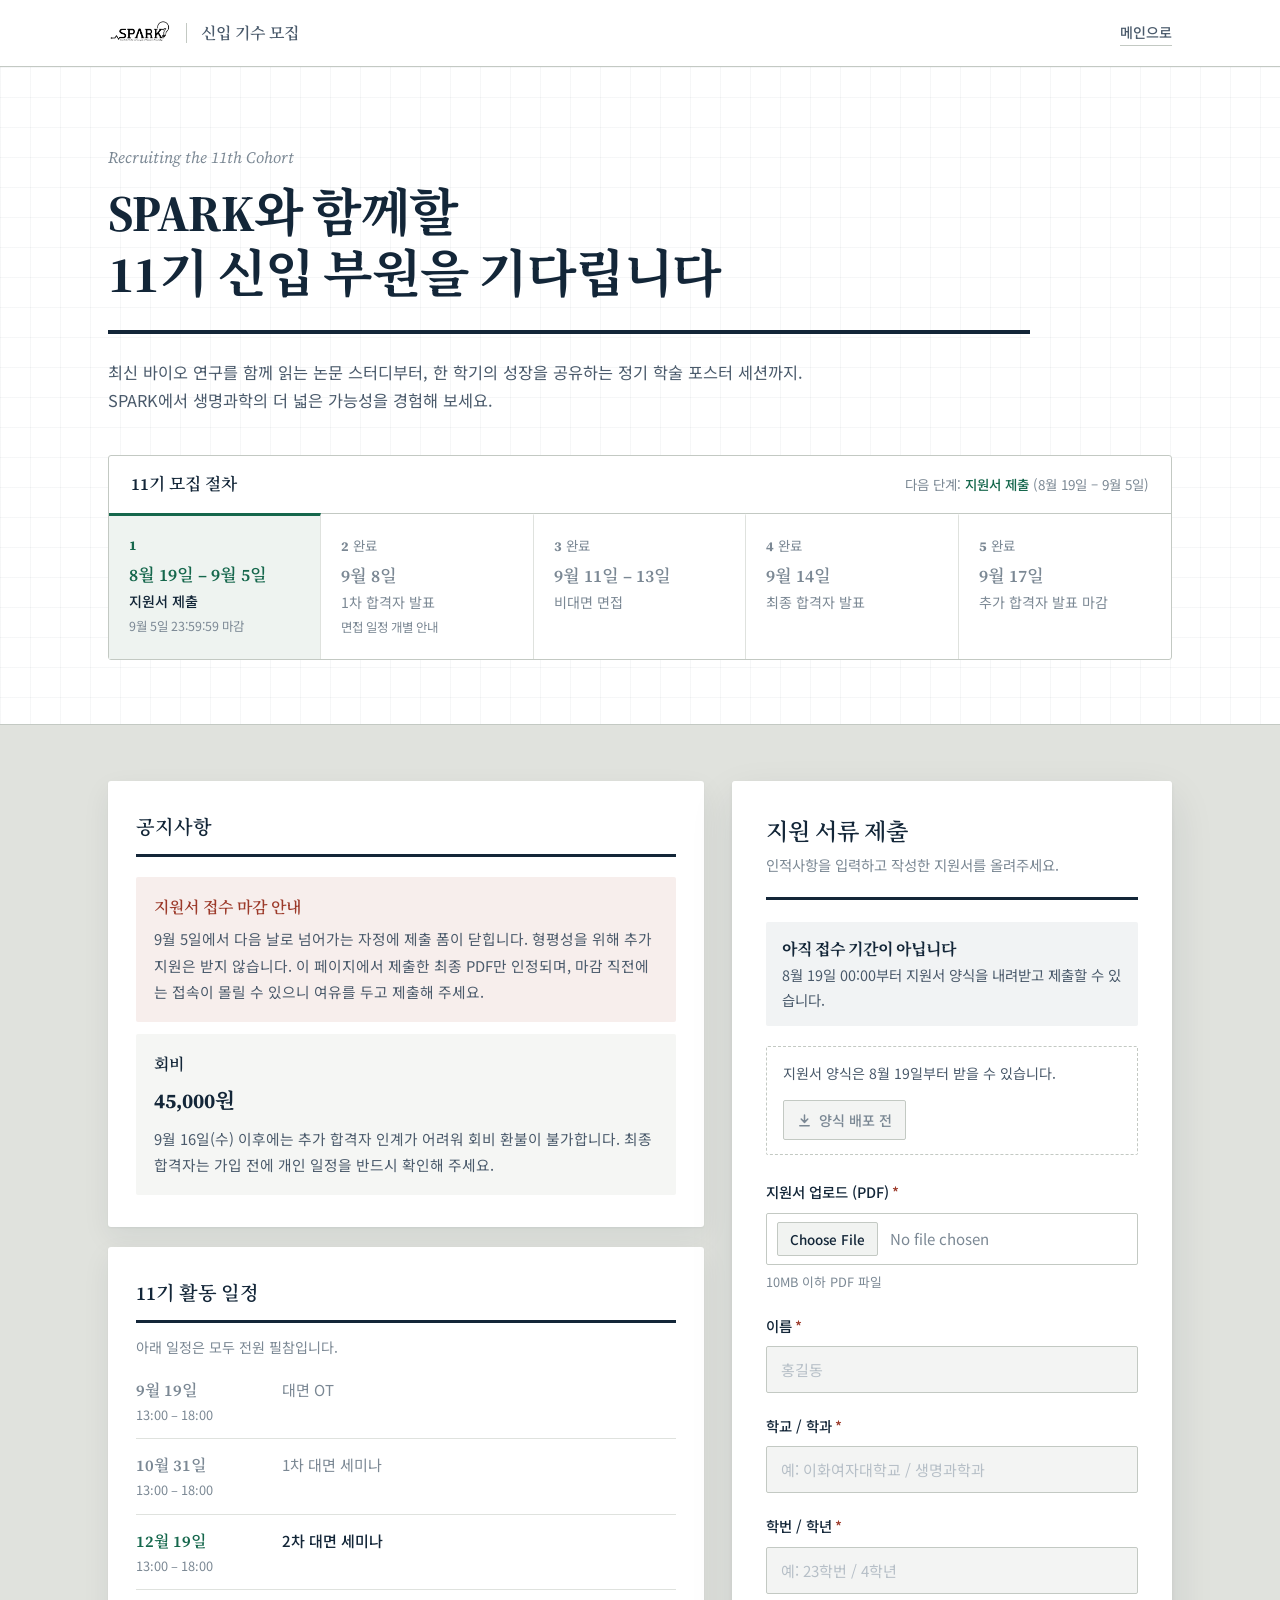
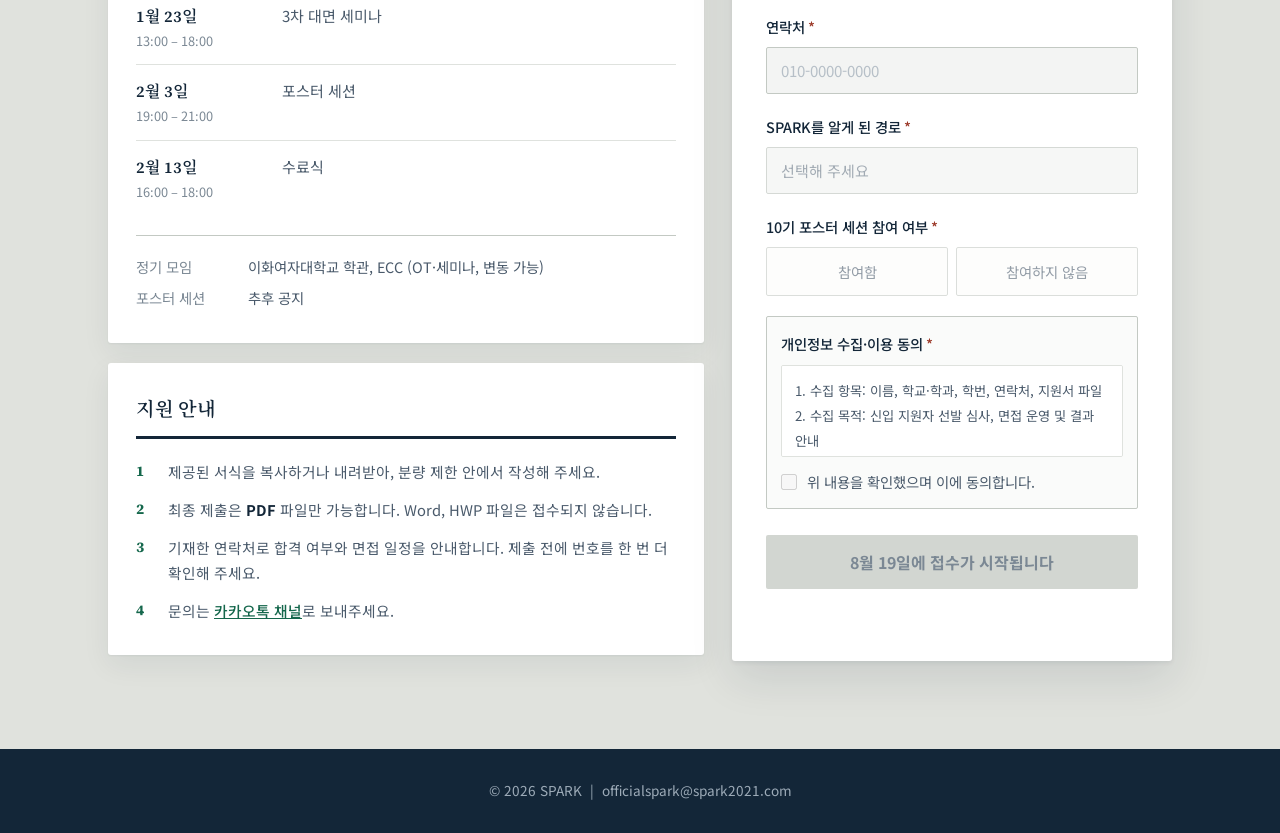
<file: apply-session.html>
<!DOCTYPE html>
<html lang="ko">
<head>
<meta charset="UTF-8">
<meta name="viewport" content="width=device-width, initial-scale=1.0">

<!--
╔══════════════════════════════════════════════════════════════╗
║  SPARK 신입부원 지원 페이지 — 수정 안내                          ║
║                                                              ║
║  수정할 곳은 이 파일 위쪽의 두 군데뿐입니다.                      ║
║    [수정 구역 1] 브라우저 탭 제목                                ║
║    [수정 구역 2] 모집 기간, 모집 절차, 공지, 활동 일정, 지원 안내,   ║
║                 지원서 양식 링크, 선택지, 개인정보 동의문           ║
║                                                              ║
║  "여기부터 아래는 수정하지 않아도 됩니다" 표시 이후는                ║
║  디자인과 동작 코드이므로 건드리지 않아도 됩니다.                   ║
╚══════════════════════════════════════════════════════════════╝
-->


<!-- ════════════════════════════════════════════
     ✏️ [수정 구역 1] 브라우저 탭 제목 · 아이콘
═════════════════════════════════════════════ -->
<title>지원하기 | SPARK 생명과학연합학술동아리</title>
<link rel="icon" type="image/png" href="favicon.png" sizes="64x64">


<!-- ════════════════════════════════════════════
     ✏️ [수정 구역 2] 페이지 내용 전체
═════════════════════════════════════════════ -->
<script>
/*
 ┌─────────────────── 수정 규칙 ───────────────────┐
 │ 1. 따옴표 '  ' 안의 글자만 바꾸세요.                │
 │ 2. 항목 끝에는 항상 쉼표( , )를 붙입니다.            │
 │ 3. 괄호 { } [ ] 는 지우지 마세요.                   │
 │ 4. 항목을 추가/삭제할 때는 한 줄(또는 { ... }, 한     │
 │    덩어리)을 통째로 복사하거나 지우세요.               │
 │ 5. 날짜는 항상 '2026-09-08' 형식(연-월-일)으로 씁니다.│
 │    화면에는 "9월 8일"처럼 자동으로 바뀌어 보입니다.     │
 │ 6. 글 안에 작은따옴표 ' 를 넣고 싶으면 ‘ ’ 를 쓰세요.  │
 │ 7. // 뒤의 설명은 화면에 나오지 않습니다.             │
 │                                                  │
 │ ★ 글 꾸미기 (제목·공지·안내·동의문 등에서 사용 가능)    │
 │   **굵게 할 글자**    → 굵은 글씨                     │
 │   [보일 글자](주소)   → 누르면 이동하는 링크             │
 │   {기수}             → 11     (아래 generation 숫자)  │
 │   {이전기수}          → 10     (generation - 1)       │
 │   {마감일}            → 9월 5일 (아래 apply.end 날짜)  │
 │                                                  │
 │ 수정 후 페이지 위에 빨간 경고가 뜨면,                 │
 │ 방금 고친 곳에서 쉼표나 따옴표가 빠진 것입니다.         │
 └──────────────────────────────────────────────────┘
*/
const SITE = {

    /* ────────── 모집 기수 ──────────
       영어 문구 "Recruiting the 11th Cohort", "11기 모집 절차",
       "10기 포스터 세션 참여 여부" 는 이 숫자로 자동 생성됩니다. */
    generation: 11,     // 숫자만, 따옴표 없이


    /* ────────── 지원서 접수 기간 ──────────
       날짜만 바꾸면 제출 폼 열림/잠김, 안내 문구, 모집 절차 1단계가 자동으로 바뀝니다.
       ※ 메인 페이지(index.html)의 모집 기간과 같게 맞춰 주세요. */
    apply: {
        start: '2027-08-19',   // 접수 시작일 (이 날 0시부터)
        end:   '2027-09-05',   // 접수 마지막 날 (이 날 밤 23:59:59까지 제출 가능)
    },


    /* ────────── 첫 화면 ────────── */
    hero: {
        // 줄을 바꾸고 싶으면 ` (백틱)으로 감싸고, 원하는 곳에서 Enter를 치면 됩니다.
        title: `SPARK와 함께할
                {기수}기 신입 부원을 기다립니다`,
        intro: '최신 바이오 연구를 함께 읽는 논문 스터디부터, 한 학기의 성장을 공유하는 정기 학술 포스터 세션까지. SPARK에서 생명과학의 더 넓은 가능성을 경험해 보세요.',
    },


    /* ────────── 모집 절차 (지원서 제출 이후 단계) ──────────
       1단계 "지원서 제출"은 위 접수 기간으로 자동으로 만들어지므로 여기엔 적지 않습니다.
       - 하루짜리 일정은 start 만 적으면 됩니다.
       - 며칠에 걸친 일정은 start 와 end 를 모두 적습니다.
       - note(작은 설명)는 없어도 됩니다.
       진행 중인 단계는 초록색, 지난 단계는 "완료"로 자동 표시됩니다. */
    process: [
        { start: '2026-09-08',                     label: '1차 합격자 발표', note: '면접 일정 개별 안내' },
        { start: '2026-09-11', end: '2026-09-13',  label: '비대면 면접' },
        { start: '2026-09-14',                     label: '최종 합격자 발표' },
        { start: '2026-09-17',                     label: '추가 합격자 발표 마감' },
    ],


    /* ────────── 공지사항 박스 ──────────
       alert: true  → 붉은 강조 박스
       big: '...'   → 큰 글씨로 보여줄 내용 (회비 금액 등, 필요할 때만) */
    notices: [
        {
            title: '지원서 접수 마감 안내',
            alert: true,
            text:  '{마감일}에서 다음 날로 넘어가는 자정에 제출 폼이 닫힙니다. 형평성을 위해 추가 지원은 받지 않습니다. 이 페이지에서 제출한 최종 PDF만 인정되며, 마감 직전에는 접속이 몰릴 수 있으니 여유를 두고 제출해 주세요.',
        },
        {
            title: '회비',
            big:   '45,000원',
            text:  '9월 16일(수) 이후에는 추가 합격자 인계가 어려워 회비 환불이 불가합니다. 최종 합격자는 가입 전에 개인 일정을 반드시 확인해 주세요.',
        },
    ],


    /* ────────── 기수 활동 일정 ──────────
       지난 일정은 회색, 다가오는 일정은 초록색으로 자동 표시됩니다.
       ※ 메인 페이지(index.html)의 일정과 같게 맞춰 주세요. */
    activity: {
        subtitle: '아래 일정은 모두 전원 필참입니다.',
        events: [
            { date: '2026-09-19', time: '13:00 – 18:00', label: '대면 OT' },
            { date: '2026-10-31', time: '13:00 – 18:00', label: '1차 대면 세미나' },
            { date: '2026-12-19', time: '13:00 – 18:00', label: '2차 대면 세미나' },
            { date: '2027-01-23', time: '13:00 – 18:00', label: '3차 대면 세미나' },
            { date: '2027-02-03', time: '19:00 – 21:00', label: '포스터 세션' },
            { date: '2027-02-13', time: '16:00 – 18:00', label: '수료식' },
        ],
        places: [
            { name: '정기 모임',   text: '이화여자대학교 학관, ECC (OT·세미나, 변동 가능)' },
            { name: '포스터 세션', text: '추후 공지' },
        ],
    },


    /* ────────── 지원 안내 ──────────
       번호(1, 2, 3…)는 순서대로 자동으로 붙습니다. */
    guides: [
        '제공된 서식을 복사하거나 내려받아, 분량 제한 안에서 작성해 주세요.',
        '최종 제출은 **PDF** 파일만 가능합니다. Word, HWP 파일은 접수되지 않습니다.',
        '기재한 연락처로 합격 여부와 면접 일정을 안내합니다. 제출 전에 번호를 한 번 더 확인해 주세요.',
        '문의는 [카카오톡 채널](https://pf.kakao.com/_hLbxeb)로 보내주세요.',
    ],


    /* ────────── 지원서 제출 폼 ────────── */
    form: {
        // 지원서 양식 다운로드 주소 (구글 문서 주소 끝에 /export?format=docx 를 붙이면 바로 다운로드됩니다)
        templateUrl: 'https://docs.google.com/document/d/1Kve6OYu3iI6fCsT7NbVKLL1D3neSMXkR/export?format=docx',

        maxFileMB: 10,   // 올릴 수 있는 파일 최대 크기 (MB, 숫자만)

        // SPARK를 알게 된 경로 (여기 적은 글자가 그대로 구글 시트에 저장됩니다)
        routes: [
            '인스타그램',
            '네이버 카페',
            '에브리타임',
            'LinkedIn',
            '지인 소개',
            '기타',
        ],

        // 개인정보 수집·이용 동의문 (폼 항목을 바꾸면 '수집 항목'도 같이 바꿔 주세요)
        privacy: `
            1. 수집 항목: 이름, 학교·학과, 학번, 연락처, 지원서 파일
            2. 수집 목적: 신입 지원자 선발 심사, 면접 운영 및 결과 안내
            3. 보유 기간: 해당 기수 선발 과정 종료 후 14일 이내 파기
            4. 제3자 제공: 없음 (운영진 내부 심사 용도로만 사용)
            * 동의를 거부할 권리가 있으나, 동의하지 않으면 지원서 접수가 불가합니다.
        `,

        // 제출 완료 후 보이는 안내 (날짜가 들어 있으니 모집 절차를 바꾸면 같이 수정하세요)
        successText: `
            1차 결과와 면접 일정은 기재하신 연락처로 안내드립니다.
            9월 8일 발표 전까지 공지사항도 함께 확인해 주세요.
        `,
    },


    /* ────────── 연락처 · 링크 ────────── */
    email:    'officialspark@spark2021.com',
    logo:     'logo.png',
    homePage: 'index.html',


    /* ────────── ⚠️ 지원서 저장 주소 (구글 Apps Script) ──────────
       제출된 지원서가 저장되는 구글 드라이브·시트 연결 주소입니다.
       Apps Script를 새로 배포해서 주소가 바뀐 경우에만 교체하세요.
       한 글자라도 틀리면 지원서가 저장되지 않습니다. */
    sheetUrl: 'https://script.google.com/macros/s/AKfycbwmDt_Hp1ynf2NxnKf038lSasKALkPV8dBWYUAVH81nN2T489DTDpizY1wUzk0c2R9F2Q/exec',


    /* ────────── 색상 ────────── */
    colors: {
        main:      '#15674c',
        mainDark:  '#0f4d38',
        mainLight: '#eef3f0',
    },

};
</script>
<!-- ════════════════ ✏️ 수정 구역 끝 ════════════════ -->



<!-- ══════════════════════════════════════════════════════════════
     ⛔ 여기부터 아래는 수정하지 않아도 됩니다 (디자인·동작 코드)
═══════════════════════════════════════════════════════════════ -->

<script>
/* 위에서 정한 색상을 디자인에 적용 */
(function () {
    if (typeof SITE === 'undefined' || !SITE.colors) return;
    var root = document.documentElement.style, c = SITE.colors;
    if (c.main)      root.setProperty('--accent', c.main);
    if (c.mainDark)  root.setProperty('--accent-deep', c.mainDark);
    if (c.mainLight) root.setProperty('--accent-wash', c.mainLight);
})();
</script>

<link rel="preconnect" href="https://fonts.googleapis.com">
<link rel="preconnect" href="https://fonts.gstatic.com" crossorigin>
<link href="https://fonts.googleapis.com/css2?family=Noto+Sans+KR:wght@300;400;500;700&family=Noto+Serif+KR:wght@400;500;600;700&family=Source+Serif+4:ital,opsz,wght@0,8..60,400;0,8..60,600;0,8..60,700;1,8..60,400&display=swap" rel="stylesheet">

<style>
/* ══════════════════════════════════════════════
   SPARK 신입부원 모집 — index.html과 동일한 보드 시스템
   ※ 대표 색상은 [수정 구역 2]의 colors 에서 바꿉니다.
══════════════════════════════════════════════ */

:root {
    --board:        #e0e2dd;
    --board-deep:   #d2d6d1;
    --paper:        #ffffff;

    --ink:          #132638;
    --ink-mid:      #4a5a6b;
    --ink-soft:     #7b8894;

    --rule:         #dfe2de;
    --rule-strong:  #c3c9c3;

    --accent:       #15674c;
    --accent-deep:  #0f4d38;
    --accent-wash:  #eef3f0;

    --alert:        #9c3a2a;
    --alert-wash:   #f7eeec;

    --lift:    0 1px 2px rgba(19,38,56,.05), 0 10px 28px rgba(19,38,56,.07);
    --lift-hi: 0 2px 4px rgba(19,38,56,.07), 0 18px 44px rgba(19,38,56,.11);

    --serif: 'Source Serif 4', 'Noto Serif KR', Georgia, serif;
    --sans:  'Noto Sans KR', -apple-system, BlinkMacSystemFont, sans-serif;
}

*, *::before, *::after { box-sizing: border-box; margin: 0; padding: 0; }
html { scroll-behavior: smooth; -webkit-text-size-adjust: 100%; }

body {
    font-family: var(--sans);
    background: var(--board);
    color: var(--ink);
    line-height: 1.75;
    -webkit-font-smoothing: antialiased;
}

a { color: inherit; }
:focus-visible { outline: 2px solid var(--accent); outline-offset: 3px; border-radius: 2px; }

/* ── 설정 오류 경고 ───────────────────────── */
#config-error {
    position: fixed;
    top: 0; left: 0; right: 0;
    z-index: 10001;
    background: #b3261e;
    color: #fff;
    padding: 14px 20px;
    font-size: 0.95rem;
    line-height: 1.6;
}
#config-error[hidden] { display: none; }

/* ── 헤더 ─────────────────────────────────── */
header {
    position: sticky;
    top: 0;
    z-index: 100;
    background: var(--paper);
    border-bottom: 1px solid var(--rule-strong);
}
.header-inner {
    max-width: 1120px;
    margin: 0 auto;
    padding: 0 28px;
    height: 66px;
    display: flex;
    align-items: center;
    gap: 14px;
}
.header-logo { height: 36px; display: block; }
.header-divider { width: 1px; height: 20px; background: var(--rule-strong); }
.header-title { font-family: var(--serif); font-size: 1rem; font-weight: 600; color: var(--ink-mid); }
.back-home {
    margin-left: auto;
    font-size: 0.88rem;
    font-weight: 500;
    color: var(--ink-mid);
    text-decoration: none;
    border-bottom: 1px solid var(--rule-strong);
    padding-bottom: 1px;
    transition: color .18s ease, border-color .18s ease;
}
.back-home:hover { color: var(--accent); border-bottom-color: var(--accent); }

@media (max-width: 560px) {
    .header-inner { padding: 0 18px; gap: 10px; }
    .header-title { font-size: 0.9rem; }
    .back-home { font-size: 0.8rem; }
}

/* ── 히어로 ───────────────────────────────── */
.hero {
    background-color: var(--paper);
    background-image:
        linear-gradient(rgba(19,38,56,.038) 1px, transparent 1px),
        linear-gradient(90deg, rgba(19,38,56,.038) 1px, transparent 1px);
    background-size: 30px 30px;
    border-bottom: 1px solid var(--rule-strong);
    padding: 76px 0 64px;
}
.hero-inner { max-width: 1120px; margin: 0 auto; padding: 0 28px; }

.hero-kicker {
    font-family: var(--serif);
    font-style: italic;
    font-size: 1rem;
    color: var(--ink-soft);
    margin-bottom: 12px;
}
.hero h1 {
    font-family: var(--serif);
    font-size: clamp(2rem, 5vw, 3.2rem);
    font-weight: 700;
    line-height: 1.2;
    letter-spacing: -0.01em;
    max-width: 18em;
    padding-bottom: 24px;
    border-bottom: 4px solid var(--ink);
    margin-bottom: 24px;
    white-space: pre-line;
}
.hero-desc { font-size: 1.02rem; color: var(--ink-mid); max-width: 44em; white-space: pre-line; }

.process {
    margin-top: 40px;
    background: var(--paper);
    border: 1px solid var(--rule-strong);
    border-radius: 3px;
}
.process-head {
    display: flex;
    justify-content: space-between;
    align-items: baseline;
    gap: 12px;
    flex-wrap: wrap;
    padding: 14px 22px;
    border-bottom: 1px solid var(--rule-strong);
}
.process-head h2 { font-family: var(--serif); font-size: 1.05rem; font-weight: 600; }
.process-head p { font-size: 0.84rem; color: var(--ink-soft); }
.process-head p b { color: var(--accent); font-weight: 500; }

.process-track {
    display: grid;
    grid-auto-columns: minmax(0, 1fr);
    grid-auto-flow: column;
    list-style: none;
}
.step {
    padding: 18px 20px 20px;
    border-right: 1px solid var(--rule);
    border-top: 3px solid transparent;
    margin-top: -1px;
}
.step:last-child { border-right: none; }
.step-no {
    font-family: var(--serif);
    font-size: 0.84rem;
    font-weight: 700;
    color: var(--ink-soft);
    display: block;
    margin-bottom: 6px;
}
.step-date {
    font-family: var(--serif);
    font-size: 1.08rem;
    font-weight: 600;
    line-height: 1.35;
    display: block;
}
.step-label { font-size: 0.88rem; color: var(--ink-mid); display: block; margin-top: 2px; }
.step-note  { font-size: 0.78rem; color: var(--ink-soft); display: block; margin-top: 2px; }

.step.done .step-date,
.step.done .step-label { color: var(--ink-soft); }
.step.done .step-no::after { content: ' 완료'; font-family: var(--sans); font-weight: 400; }

.step.now { border-top-color: var(--accent); background: var(--accent-wash); }
.step.now .step-no,
.step.now .step-date { color: var(--accent); }
.step.now .step-label { color: var(--ink); font-weight: 500; }

@media (max-width: 860px) {
    .process-track { grid-auto-flow: row; grid-template-columns: 1fr; }
    .step {
        border-right: none;
        border-top: none;
        border-bottom: 1px solid var(--rule);
        border-left: 3px solid transparent;
        margin-top: 0;
        display: grid;
        grid-template-columns: 110px 1fr;
        column-gap: 14px;
        padding: 14px 18px;
    }
    .step:last-child { border-bottom: none; }
    .step.now { border-left-color: var(--accent); }
    .step-no { grid-column: 1 / -1; margin-bottom: 2px; }
    .step-date { font-size: 1rem; grid-row: 2 / span 2; }
    .step-label, .step-note { grid-column: 2; }
}

.hero-kicker, .hero h1, .hero-desc, .process {
    opacity: 0;
    transform: translateY(14px);
    animation: rise .7s cubic-bezier(.2,.7,.3,1) forwards;
}
.hero h1   { animation-delay: .06s; }
.hero-desc { animation-delay: .16s; }
.process   { animation-delay: .26s; }
@keyframes rise { to { opacity: 1; transform: translateY(0); } }

/* ── 본문 2열 ─────────────────────────────── */
.page-wrap {
    max-width: 1120px;
    margin: 0 auto;
    padding: 56px 28px 88px;
    display: grid;
    grid-template-columns: minmax(0, 1fr) 440px;
    gap: 28px;
    align-items: start;
}
@media (max-width: 940px) {
    .page-wrap { grid-template-columns: 1fr; padding: 40px 20px 64px; }
}

.panel { background: var(--paper); border-radius: 3px; box-shadow: var(--lift); }

.info-side { display: flex; flex-direction: column; gap: 20px; }
.info-card { padding: 30px 28px 32px; }
.card-head {
    font-family: var(--serif);
    font-size: 1.2rem;
    font-weight: 600;
    padding-bottom: 10px;
    border-bottom: 3px solid var(--ink);
    margin-bottom: 20px;
}

.callout {
    padding: 16px 18px;
    border-radius: 2px;
    font-size: 0.92rem;
    color: var(--ink-mid);
    line-height: 1.8;
    background: #f5f6f4;
}
.callout + .callout { margin-top: 12px; }
.callout > strong {
    display: block;
    font-family: var(--serif);
    font-size: 1rem;
    font-weight: 600;
    color: var(--ink);
    margin-bottom: 4px;
}
.callout a { color: var(--accent); font-weight: 500; }
.callout.is-alert { background: var(--alert-wash); }
.callout.is-alert > strong { color: var(--alert); }
.callout .fee {
    font-family: var(--serif);
    font-size: 1.3rem;
    font-weight: 700;
    color: var(--ink);
    display: block;
    margin-bottom: 6px;
}

.card-sub { font-size: 0.88rem; color: var(--ink-soft); margin: -8px 0 16px; }
.schedule-list { list-style: none; }
.schedule-item {
    display: grid;
    grid-template-columns: 130px 1fr;
    gap: 16px;
    padding: 12px 0;
    border-bottom: 1px solid var(--rule);
    align-items: baseline;
}
.schedule-item:first-child { padding-top: 0; }
.schedule-item:last-child { border-bottom: none; }
.schedule-date { font-family: var(--serif); font-size: 1rem; font-weight: 600; }
.schedule-date small {
    display: block;
    font-family: var(--sans);
    font-size: 0.8rem;
    font-weight: 400;
    color: var(--ink-soft);
}
.schedule-body { font-size: 0.94rem; color: var(--ink-mid); }
.schedule-item.done .schedule-date,
.schedule-item.done .schedule-body { color: var(--ink-soft); }
.schedule-item.next .schedule-date { color: var(--accent); }
.schedule-item.next .schedule-body { color: var(--ink); font-weight: 500; }

.place {
    margin-top: 20px;
    padding-top: 18px;
    border-top: 1px solid var(--rule-strong);
    display: grid;
    grid-template-columns: 96px 1fr;
    gap: 6px 16px;
    font-size: 0.9rem;
}
.place dt { color: var(--ink-soft); }
.place dd { color: var(--ink-mid); }

@media (max-width: 520px) {
    .schedule-item { grid-template-columns: 1fr; gap: 2px; }
    .place { grid-template-columns: 1fr; gap: 0; }
    .place dd { margin-bottom: 8px; }
}

.guide-list { list-style: none; display: flex; flex-direction: column; gap: 13px; }
.guide-item {
    display: grid;
    grid-template-columns: 22px 1fr;
    gap: 10px;
    font-size: 0.92rem;
    line-height: 1.7;
    color: var(--ink-mid);
}
.guide-no { font-family: var(--serif); font-weight: 700; color: var(--accent); line-height: 1.7; }
.guide-item strong { color: var(--ink); }
.guide-item a { color: var(--accent); font-weight: 500; }

/* ── 제출 폼 ──────────────────────────────── */
.form-card {
    padding: 36px 34px 38px;
    position: sticky;
    top: 90px;
    box-shadow: var(--lift-hi);
}
@media (max-width: 940px) {
    .form-card { position: static; padding: 28px 22px 32px; }
    .form-side { order: -1; }
}

.form-header {
    padding-bottom: 20px;
    border-bottom: 3px solid var(--ink);
    margin-bottom: 22px;
}
.form-header h2 { font-family: var(--serif); font-size: 1.45rem; font-weight: 600; line-height: 1.3; }
.form-header p { font-size: 0.9rem; color: var(--ink-soft); margin-top: 5px; }

.phase-note {
    display: none;
    margin-bottom: 20px;
    padding: 14px 16px;
    border-radius: 2px;
    font-size: 0.9rem;
    line-height: 1.7;
    background: #f1f3f4;
    color: var(--ink-mid);
}
.phase-note strong { display: block; font-family: var(--serif); font-size: 1rem; color: var(--ink); }
.phase-note.is-closed { background: var(--alert-wash); }
.phase-note.is-closed strong { color: var(--alert); }

.download-box {
    display: flex;
    align-items: center;
    justify-content: space-between;
    gap: 14px;
    flex-wrap: wrap;
    padding: 14px 16px;
    border: 1px dashed var(--rule-strong);
    border-radius: 2px;
    margin-bottom: 24px;
}
.download-box p { font-size: 0.88rem; color: var(--ink-mid); }
.btn-download {
    display: inline-flex;
    align-items: center;
    gap: 7px;
    font-size: 0.88rem;
    font-weight: 500;
    color: var(--accent);
    text-decoration: none;
    border: 1px solid var(--accent);
    border-radius: 2px;
    padding: 7px 13px;
    transition: background .18s ease, color .18s ease;
}
.btn-download svg { width: 15px; height: 15px; }
.btn-download:hover { background: var(--accent); color: var(--paper); }
.btn-download.is-disabled {
    color: var(--ink-soft);
    border-color: var(--rule-strong);
    background: #f3f4f3;
    pointer-events: none;
    cursor: not-allowed;
}

.form-group { margin-bottom: 20px; }
.form-label {
    display: block;
    font-size: 0.9rem;
    font-weight: 500;
    color: var(--ink);
    margin-bottom: 8px;
}
.form-label .req { color: var(--alert); margin-left: 3px; }

.form-input {
    width: 100%;
    padding: 12px 14px;
    border: 1px solid var(--rule-strong);
    border-radius: 2px;
    font-family: inherit;
    font-size: 0.94rem;
    color: var(--ink);
    background: #fcfcfb;
    transition: border-color .18s ease, box-shadow .18s ease, background .18s ease;
}
.form-input:focus {
    outline: none;
    border-color: var(--accent);
    background: var(--paper);
    box-shadow: 0 0 0 3px rgba(21,103,76,.12);
}
.form-input::placeholder { color: #b6bfc7; }
.form-input:disabled { background: #f3f4f3; color: var(--ink-soft); cursor: not-allowed; }

input[type="file"].form-input { padding: 8px 10px; cursor: pointer; background: var(--paper); }
input[type="file"].form-input::file-selector-button {
    font-family: inherit;
    font-size: 0.84rem;
    font-weight: 500;
    color: var(--ink);
    background: #f1f3f1;
    border: 1px solid var(--rule-strong);
    border-radius: 2px;
    padding: 6px 12px;
    margin-right: 12px;
    cursor: pointer;
}
.hint { font-size: 0.8rem; color: var(--ink-soft); margin-top: 6px; }

select.form-input {
    appearance: none;
    cursor: pointer;
    padding-right: 38px;
    background-image: url("data:image/svg+xml;utf8,<svg xmlns='http://www.w3.org/2000/svg' width='12' height='8' viewBox='0 0 12 8'><path fill='none' stroke='%237b8894' stroke-width='1.5' d='M1 1l5 5 5-5'/></svg>");
    background-repeat: no-repeat;
    background-position: right 14px center;
}
select.form-input:invalid { color: #9aa3ad; }

.radio-group { display: flex; gap: 8px; }
.radio-item { flex: 1; position: relative; }
.radio-item input { position: absolute; opacity: 0; width: 0; height: 0; }
.radio-item label {
    display: block;
    text-align: center;
    padding: 11px 6px;
    border: 1px solid var(--rule-strong);
    border-radius: 2px;
    background: #fcfcfb;
    font-size: 0.9rem;
    color: var(--ink-mid);
    cursor: pointer;
    transition: border-color .18s ease, background .18s ease, color .18s ease;
}
.radio-item input:checked + label {
    border-color: var(--accent);
    background: var(--accent-wash);
    color: var(--accent);
    font-weight: 500;
}
.radio-item input:focus-visible + label { box-shadow: 0 0 0 3px rgba(21,103,76,.15); }
.radio-item input:disabled + label { cursor: not-allowed; opacity: .6; }

.privacy-box {
    border: 1px solid var(--rule-strong);
    border-radius: 2px;
    padding: 14px;
    background: #fafbfa;
}
.privacy-scroll {
    height: 92px;
    overflow-y: auto;
    font-size: 0.83rem;
    color: var(--ink-mid);
    line-height: 1.9;
    margin-bottom: 12px;
    padding: 12px 13px;
    background: var(--paper);
    border: 1px solid var(--rule);
    border-radius: 2px;
    white-space: pre-line;
}
.privacy-scroll strong { color: var(--ink); }
.privacy-scroll::-webkit-scrollbar { width: 4px; }
.privacy-scroll::-webkit-scrollbar-thumb { background: var(--rule-strong); }
.checkbox-label {
    display: flex;
    align-items: flex-start;
    gap: 10px;
    font-size: 0.9rem;
    color: var(--ink-mid);
    cursor: pointer;
    user-select: none;
}
.checkbox-label input {
    width: 16px; height: 16px;
    accent-color: var(--accent);
    cursor: pointer;
    flex-shrink: 0;
    margin-top: 5px;
}

.submit-btn {
    width: 100%;
    padding: 15px;
    margin-top: 6px;
    background: var(--accent);
    color: var(--paper);
    font-family: inherit;
    font-size: 1rem;
    font-weight: 700;
    border: none;
    border-radius: 2px;
    cursor: pointer;
    transition: background .2s ease;
}
.submit-btn:hover { background: var(--accent-deep); }
.submit-btn:disabled { background: var(--board-deep); color: var(--ink-soft); cursor: not-allowed; }

#form-msg { text-align: center; font-size: 0.86rem; margin-top: 14px; min-height: 20px; font-weight: 500; }

#success-view { display: none; padding: 8px 0 12px; }
.state-mark {
    width: 46px; height: 46px;
    border-radius: 50%;
    border: 2px solid var(--accent);
    color: var(--accent);
    display: flex;
    align-items: center;
    justify-content: center;
    margin-bottom: 18px;
}
.state-mark svg { width: 22px; height: 22px; }
#success-view h3 { font-family: var(--serif); font-size: 1.3rem; font-weight: 600; margin-bottom: 10px; }
#success-view p { font-size: 0.92rem; color: var(--ink-mid); line-height: 1.85; white-space: pre-line; }

/* ── 토스트 ───────────────────────────────── */
#toast {
    position: fixed;
    bottom: 28px; left: 50%;
    transform: translateX(-50%) translateY(16px);
    background: var(--ink);
    color: #fff;
    padding: 13px 26px;
    border-radius: 2px;
    font-size: 0.9rem;
    font-weight: 500;
    z-index: 9999;
    opacity: 0;
    transition: opacity .3s ease, transform .3s ease;
    pointer-events: none;
    max-width: calc(100% - 40px);
    text-align: center;
}
#toast.show { opacity: 1; transform: translateX(-50%) translateY(0); }
#toast.alert { background: var(--alert); }

/* ── 푸터 ─────────────────────────────────── */
footer {
    background: var(--ink);
    color: #9dabb8;
    text-align: center;
    padding: 30px 24px;
    font-size: 0.85rem;
}
footer a { color: #9dabb8; text-decoration: none; }
footer a:hover { color: #fff; text-decoration: underline; }

@media (prefers-reduced-motion: reduce) {
    html { scroll-behavior: auto; }
    *, *::before, *::after {
        animation-duration: .001ms !important;
        animation-delay: 0ms !important;
        transition-duration: .001ms !important;
    }
    .hero-kicker, .hero h1, .hero-desc, .process { opacity: 1; transform: none; }
}
</style>
</head>
<body>

<!--
  ⛔ 아래 HTML은 '틀'입니다. 글자는 [수정 구역 2]에서 자동으로 채워집니다.
     여기에 직접 글을 써도 반영되지 않으니 위쪽 SITE 설정을 고쳐 주세요.
-->

<div id="config-error" hidden>
    ⚠️ 페이지 내용 설정(SITE)에 오류가 있어 내용을 불러오지 못했습니다.
    최근에 고친 곳에서 쉼표( , ), 따옴표( ' ), 괄호( { } [ ] )가 빠지거나 남지 않았는지 확인해 주세요.
    (PC에서 F12 → Console 탭을 열면 오류가 난 줄 번호가 보입니다.)
</div>

<div id="toast"></div>

<header>
    <div class="header-inner">
        <a class="home-link" aria-label="홈으로"><img id="logo" class="header-logo" alt=""></a>
        <div class="header-divider"></div>
        <span class="header-title">신입 기수 모집</span>
        <a class="home-link back-home">메인으로</a>
    </div>
</header>

<!-- 히어로 -->
<section class="hero">
    <div class="hero-inner">
        <p class="hero-kicker" id="hero-kicker"></p>
        <h1 id="hero-title"></h1>
        <p class="hero-desc" id="hero-desc"></p>

        <div class="process">
            <div class="process-head">
                <h2 id="process-title"></h2>
                <p id="process-status"></p>
            </div>
            <ol class="process-track" id="process-track"></ol>
        </div>
    </div>
</section>

<main class="page-wrap">

    <aside class="info-side">
        <div class="panel info-card">
            <h2 class="card-head">공지사항</h2>
            <div id="notice-list"></div>
        </div>

        <div class="panel info-card">
            <h2 class="card-head" id="activity-title"></h2>
            <p class="card-sub" id="activity-sub"></p>
            <ul class="schedule-list" id="activity-list"></ul>
            <dl class="place" id="place-list"></dl>
        </div>

        <div class="panel info-card">
            <h2 class="card-head">지원 안내</h2>
            <ol class="guide-list" id="guide-list"></ol>
        </div>
    </aside>

    <section class="form-side">
        <div class="panel form-card">

            <div id="form-view">
                <div class="form-header">
                    <h2>지원 서류 제출</h2>
                    <p>인적사항을 입력하고 작성한 지원서를 올려주세요.</p>
                </div>

                <div class="phase-note" id="phase-note"></div>

                <div class="download-box">
                    <p id="template-text">아직 서식이 없으신가요?</p>
                    <a id="template-link" class="btn-download">
                        <svg viewBox="0 0 16 16" fill="none" stroke="currentColor" stroke-width="1.6" stroke-linecap="round" stroke-linejoin="round" aria-hidden="true"><path d="M8 2v8M4.5 6.5L8 10l3.5-3.5M3 13.5h10"/></svg>
                        <span id="template-label">지원서 양식 받기</span>
                    </a>
                </div>

                <form id="spark-apply-form">
                    <div class="form-group">
                        <label class="form-label" for="inp-file">지원서 업로드 (PDF)<span class="req">*</span></label>
                        <input type="file" id="inp-file" accept=".pdf,application/pdf" required class="form-input">
                        <p class="hint" id="file-hint"></p>
                    </div>
                    <div class="form-group">
                        <label class="form-label" for="inp-name">이름<span class="req">*</span></label>
                        <input type="text" id="inp-name" name="user_name" required class="form-input" placeholder="홍길동">
                    </div>
                    <div class="form-group">
                        <label class="form-label" for="inp-school">학교 / 학과<span class="req">*</span></label>
                        <input type="text" id="inp-school" name="user_school" placeholder="예: 이화여자대학교 / 생명과학과" required class="form-input">
                    </div>
                    <div class="form-group">
                        <label class="form-label" for="inp-studentid">학번 / 학년<span class="req">*</span></label>
                        <input type="text" id="inp-studentid" name="user_studentid" placeholder="예: 23학번 / 4학년" required class="form-input">
                    </div>
                    <div class="form-group">
                        <label class="form-label" for="inp-phone">연락처<span class="req">*</span></label>
                        <input type="tel" id="inp-phone" name="user_phone" placeholder="010-0000-0000" required class="form-input">
                    </div>
                    <div class="form-group">
                        <label class="form-label" for="inp-route">SPARK를 알게 된 경로<span class="req">*</span></label>
                        <select id="inp-route" name="user_route" required class="form-input"></select>
                    </div>
                    <div class="form-group">
                        <span class="form-label"><span id="poster-question"></span><span class="req">*</span></span>
                        <div class="radio-group">
                            <div class="radio-item">
                                <input type="radio" id="poster-yes" name="poster_join" value="참여함" required>
                                <label for="poster-yes">참여함</label>
                            </div>
                            <div class="radio-item">
                                <input type="radio" id="poster-no" name="poster_join" value="참여하지 않음">
                                <label for="poster-no">참여하지 않음</label>
                            </div>
                        </div>
                    </div>

                    <div class="form-group privacy-box">
                        <span class="form-label">개인정보 수집·이용 동의<span class="req">*</span></span>
                        <div class="privacy-scroll" id="privacy-text" tabindex="0"></div>
                        <label class="checkbox-label">
                            <input type="checkbox" name="privacy_agree" id="privacy_agree" required>
                            <span>위 내용을 확인했으며 이에 동의합니다.</span>
                        </label>
                    </div>

                    <button type="submit" id="submit-btn" class="submit-btn">지원서 제출하기</button>
                </form>
                <p id="form-msg"></p>
            </div>

            <div id="success-view">
                <div class="state-mark" aria-hidden="true">
                    <svg viewBox="0 0 24 24" fill="none" stroke="currentColor" stroke-width="2" stroke-linecap="round" stroke-linejoin="round"><path d="M4 12.5l5 5L20 6.5"/></svg>
                </div>
                <h3>지원서가 접수되었습니다</h3>
                <p id="success-text"></p>
            </div>

        </div>
    </section>

</main>

<footer>
    <p id="footer-text"></p>
</footer>

<script>
/* ══════════════════════════════════════════════
   ⛔ 동작 코드 — 수정하지 않아도 됩니다.
   [수정 구역 2]의 SITE 내용을 읽어 화면에 채워 넣습니다.
══════════════════════════════════════════════ */
(function () {
    'use strict';

    if (typeof SITE === 'undefined') {
        document.getElementById('config-error').hidden = false;
        return;
    }

    /* ── 도우미 함수 ────────────────────────── */
    const $ = id => document.getElementById(id);
    const esc = s => String(s == null ? '' : s).replace(/[&<>"']/g, c => (
        { '&': '&amp;', '<': '&lt;', '>': '&gt;', '"': '&quot;', "'": '&#39;' }[c]
    ));
    const parts = d => String(d).split('-').map(Number);                   // [년, 월, 일]
    const md    = d => { const p = parts(d); return p[1] + '월 ' + p[2] + '일'; };
    const range = (s, e) => {                                              // 날짜 범위 표시
        if (!e || e === s) return md(s);
        const a = parts(s), b = parts(e);
        return a[1] === b[1] ? md(s) + ' – ' + b[2] + '일' : md(s) + ' – ' + md(e);
    };
    const kst   = (d, endOfDay) => new Date(d + (endOfDay ? 'T23:59:59' : 'T00:00:00') + '+09:00');
    const ordinal = n => {                                                 // 11 → 11th
        const v = n % 100;
        if (v >= 11 && v <= 13) return n + 'th';
        return n + ({ 1: 'st', 2: 'nd', 3: 'rd' }[n % 10] || 'th');
    };

    const GEN  = SITE.generation;
    const fill = s => String(s == null ? '' : s)
        .replace(/\{기수\}/g, GEN)
        .replace(/\{이전기수\}/g, GEN - 1)
        .replace(/\{마감일\}/g, md(SITE.apply.end));
    const tidy = s => fill(s).split('\n').map(l => l.trim()).join('\n').trim();
    const rich = s => esc(tidy(s))
        .replace(/\*\*(.+?)\*\*/g, '<strong>$1</strong>')
        .replace(/\[([^\]]+)\]\(([^)\s]+)\)/g, '<a href="$2" target="_blank" rel="noopener noreferrer">$1</a>')
        .replace(/\n/g, '<br>');                                          // Enter 친 곳 = 줄바꿈

    /* ── 접수 기간 (한국시간) ────────────────── */
    const START_AT = kst(SITE.apply.start, false);
    const END_AT   = kst(SITE.apply.end, true);
    const now0     = new Date();

    /* ── 헤더 · 히어로 ──────────────────────── */
    document.querySelectorAll('.home-link').forEach(a => a.href = SITE.homePage);
    $('logo').src = SITE.logo;
    $('logo').alt = 'SPARK';
    $('hero-kicker').textContent = 'Recruiting the ' + ordinal(GEN) + ' Cohort';
    $('hero-title').innerHTML    = rich(SITE.hero.title);
    $('hero-desc').innerHTML     = rich(SITE.hero.intro);

    /* ── 모집 절차 ──────────────────────────── */
    $('process-title').textContent = GEN + '기 모집 절차';
    const steps = [{
        start: SITE.apply.start,
        end:   SITE.apply.end,
        label: '지원서 제출',
        note:  md(SITE.apply.end) + ' 23:59:59 마감'
    }].concat(SITE.process);

    let current = -1, isNow = false;
    const stepState = steps.map((s, i) => {
        const sAt = kst(s.start, false), eAt = kst(s.end || s.start, true);
        if (now0 > eAt) return 'done';
        if (current < 0 && now0 >= sAt) { current = i; isNow = true; return 'now'; }
        return '';
    });
    if (current < 0) {                                  // 진행 중 단계가 없으면 다가오는 단계 표시
        current = stepState.indexOf('');
        if (current >= 0) stepState[current] = 'now';
    }

    $('process-track').innerHTML = steps.map((s, i) =>
        '<li class="step ' + stepState[i] + '">' +
            '<span class="step-no">' + (i + 1) + '</span>' +
            '<span class="step-date">' + range(s.start, s.end) + '</span>' +
            '<span class="step-label">' + esc(fill(s.label)) + '</span>' +
            (s.note ? '<span class="step-note">' + esc(fill(s.note)) + '</span>' : '') +
        '</li>'
    ).join('');

    if (current < 0) {
        $('process-status').textContent = GEN + '기 모집 절차가 모두 끝났습니다.';
    } else {
        const s = steps[current];
        $('process-status').innerHTML = (isNow ? '지금은 <b>' : '다음 단계: <b>') +
            esc(fill(s.label)) + '</b> (' + range(s.start, s.end) + ')';
    }

    /* ── 공지사항 ───────────────────────────── */
    $('notice-list').innerHTML = SITE.notices.map(n =>
        '<div class="callout' + (n.alert ? ' is-alert' : '') + '">' +
            '<strong>' + esc(fill(n.title)) + '</strong>' +
            (n.big ? '<span class="fee">' + esc(fill(n.big)) + '</span>' : '') +
            rich(n.text) +
        '</div>'
    ).join('');

    /* ── 활동 일정 ──────────────────────────── */
    $('activity-title').textContent = GEN + '기 활동 일정';
    $('activity-sub').textContent   = fill(SITE.activity.subtitle);
    let nextFound = false;
    $('activity-list').innerHTML = SITE.activity.events.map(ev => {
        let cls = 'schedule-item';
        if (kst(ev.date, true) < now0) cls += ' done';
        else if (!nextFound) { cls += ' next'; nextFound = true; }
        return '<li class="' + cls + '">' +
                   '<div class="schedule-date">' + md(ev.date) + (ev.time ? '<small>' + esc(ev.time) + '</small>' : '') + '</div>' +
                   '<div class="schedule-body">' + esc(fill(ev.label)) + '</div>' +
               '</li>';
    }).join('');
    $('place-list').innerHTML = SITE.activity.places.map(p =>
        '<dt>' + esc(p.name) + '</dt><dd>' + esc(fill(p.text)) + '</dd>'
    ).join('');

    /* ── 지원 안내 ──────────────────────────── */
    $('guide-list').innerHTML = SITE.guides.map((g, i) =>
        '<li class="guide-item"><span class="guide-no">' + (i + 1) + '</span><span>' + rich(g) + '</span></li>'
    ).join('');

    /* ── 폼 내용 ────────────────────────────── */
    const MAX_MB = SITE.form.maxFileMB;
    $('file-hint').textContent     = MAX_MB + 'MB 이하 PDF 파일';
    $('poster-question').textContent = (GEN - 1) + '기 포스터 세션 참여 여부';
    $('inp-route').innerHTML =
        '<option value="" disabled selected>선택해 주세요</option>' +
        SITE.form.routes.map(r => '<option value="' + esc(r) + '">' + esc(r) + '</option>').join('');
    $('privacy-text').innerHTML = rich(SITE.form.privacy);
    $('success-text').innerHTML = rich(SITE.form.successText);

    $('footer-text').innerHTML = '&copy; ' + now0.getFullYear() + ' SPARK &nbsp;|&nbsp; ' +
        '<a href="mailto:' + esc(SITE.email) + '">' + esc(SITE.email) + '</a>';


    /* ══════════ 화면 동작 ══════════ */

    function toast(msg, isAlert) {
        const t = $('toast');
        t.textContent = msg;
        t.classList.toggle('alert', !!isAlert);
        t.classList.add('show');
        setTimeout(() => t.classList.remove('show'), 3000);
    }

    /* 전화번호 자동 하이픈 */
    const phoneInput = $('inp-phone');
    phoneInput.addEventListener('input', () => {
        const v = phoneInput.value.replace(/\D/g, '');
        if (v.length <= 3)      phoneInput.value = v;
        else if (v.length <= 7) phoneInput.value = v.slice(0, 3) + '-' + v.slice(3);
        else                    phoneInput.value = v.slice(0, 3) + '-' + v.slice(3, 7) + '-' + v.slice(7, 11);
    });

    const applyForm = $('spark-apply-form');
    const submitBtn = $('submit-btn');
    const msgArea   = $('form-msg');
    const phaseNote = $('phase-note');

    /* 접수 기간 확인 → 폼 열기/잠그기 */
    function setFormLocked(locked) {
        applyForm.querySelectorAll('input, select').forEach(el => { el.disabled = locked; });
    }

    /* 양식 받기 버튼: 접수 중에만 열림 (접수 전·마감 후에는 막힘) */
    const templateLink = $('template-link');
    function setTemplateOpen(open, closedText, closedLabel) {
        if (open) {
            templateLink.href = SITE.form.templateUrl;
            templateLink.classList.remove('is-disabled');
            templateLink.removeAttribute('aria-disabled');
            templateLink.removeAttribute('tabindex');
            $('template-text').textContent  = '아직 서식이 없으신가요?';
            $('template-label').textContent = '지원서 양식 받기';
        } else {
            templateLink.removeAttribute('href');
            templateLink.classList.add('is-disabled');
            templateLink.setAttribute('aria-disabled', 'true');
            templateLink.setAttribute('tabindex', '-1');
            $('template-text').textContent  = closedText;
            $('template-label').textContent = closedLabel;
        }
    }

    function checkApplyPeriod() {
        const now = new Date();

        if (now < START_AT) {
            submitBtn.disabled = true;
            submitBtn.textContent = md(SITE.apply.start) + '에 접수가 시작됩니다';
            phaseNote.className = 'phase-note';
            phaseNote.innerHTML = '<strong>아직 접수 기간이 아닙니다</strong>' + md(SITE.apply.start) +
                ' 00:00부터 지원서 양식을 내려받고 제출할 수 있습니다.';
            phaseNote.style.display = 'block';
            setFormLocked(true);
            setTemplateOpen(false, '지원서 양식은 ' + md(SITE.apply.start) + '부터 받을 수 있습니다.', '양식 배포 전');
            return false;
        }
        if (now > END_AT) {
            submitBtn.disabled = true;
            submitBtn.textContent = '모집이 마감되었습니다';
            phaseNote.className = 'phase-note is-closed';
            phaseNote.innerHTML = '<strong>' + GEN + '기 서류 접수가 마감되었습니다</strong>' +
                '지원해 주신 모든 분께 감사드립니다. 다음 기수 모집 소식은 인스타그램과 카카오톡 채널로 안내합니다.';
            phaseNote.style.display = 'block';
            setFormLocked(true);
            setTemplateOpen(false, '접수가 마감되어 양식 배포를 종료했습니다.', '양식 배포 종료');
            return false;
        }
        phaseNote.style.display = 'none';
        setFormLocked(false);
        setTemplateOpen(true);
        return true;
    }

    checkApplyPeriod();

    function resetButton() {
        submitBtn.disabled = false;
        submitBtn.textContent = '지원서 제출하기';
        checkApplyPeriod();
    }

    /* 제출 */
    applyForm.addEventListener('submit', function (e) {
        e.preventDefault();
        if (!checkApplyPeriod()) { toast('접수 기간이 아닙니다.', true); return; }

        const file = $('inp-file').files[0];
        if (!file) { toast('지원서 PDF 파일을 선택해 주세요.', true); return; }
        if (!/\.pdf$/i.test(file.name) && file.type !== 'application/pdf') {
            toast('PDF 파일만 제출할 수 있습니다.', true); return;
        }
        if (file.size > MAX_MB * 1024 * 1024) { toast('파일은 ' + MAX_MB + 'MB 이하만 올릴 수 있습니다.', true); return; }

        if (!/^010-\d{4}-\d{4}$/.test(phoneInput.value)) {
            toast('연락처를 010-0000-0000 형식으로 입력해 주세요.', true);
            return;
        }

        const routeVal = $('inp-route').value;
        if (!routeVal) { toast('SPARK를 알게 된 경로를 선택해 주세요.', true); return; }

        const posterEl = document.querySelector('input[name="poster_join"]:checked');
        if (!posterEl) { toast((GEN - 1) + '기 포스터 세션 참여 여부를 선택해 주세요.', true); return; }

        submitBtn.disabled = true;
        submitBtn.textContent = '제출 중';
        msgArea.textContent = '파일을 전송하고 있습니다. 창을 닫지 말아 주세요.';
        msgArea.style.color = 'var(--ink-mid)';

        const reader = new FileReader();
        reader.onload = function () {
            // ※ 아래 항목 이름(fileBase64, name …)은 구글 스크립트와 맞춰져 있으므로 바꾸지 마세요.
            const payload = {
                fileBase64: reader.result.split(',')[1],
                fileName:   file.name,
                mimeType:   file.type || 'application/pdf',
                name:       $('inp-name').value.trim(),
                school:     $('inp-school').value.trim(),
                studentId:  $('inp-studentid').value.trim(),
                route:      routeVal,
                poster:     posterEl.value,
                phone:      phoneInput.value.trim()
            };

            fetch(SITE.sheetUrl, { method: 'POST', body: JSON.stringify(payload) })
                .then(res => res.json())
                .then(data => {
                    if (data.result === 'success') {
                        $('form-view').style.display = 'none';
                        $('success-view').style.display = 'block';
                        msgArea.textContent = '';
                    } else { throw new Error(); }
                })
                .catch(() => {
                    msgArea.textContent = '서버와 통신하지 못했습니다. 잠시 후 다시 시도해 주세요.';
                    msgArea.style.color = 'var(--alert)';
                    resetButton();
                });
        };
        reader.onerror = function () {
            msgArea.textContent = '파일을 읽지 못했습니다. 다시 선택해 주세요.';
            msgArea.style.color = 'var(--alert)';
            resetButton();
        };
        reader.readAsDataURL(file);
    });

})();
</script>
</body>
</html>
</file>
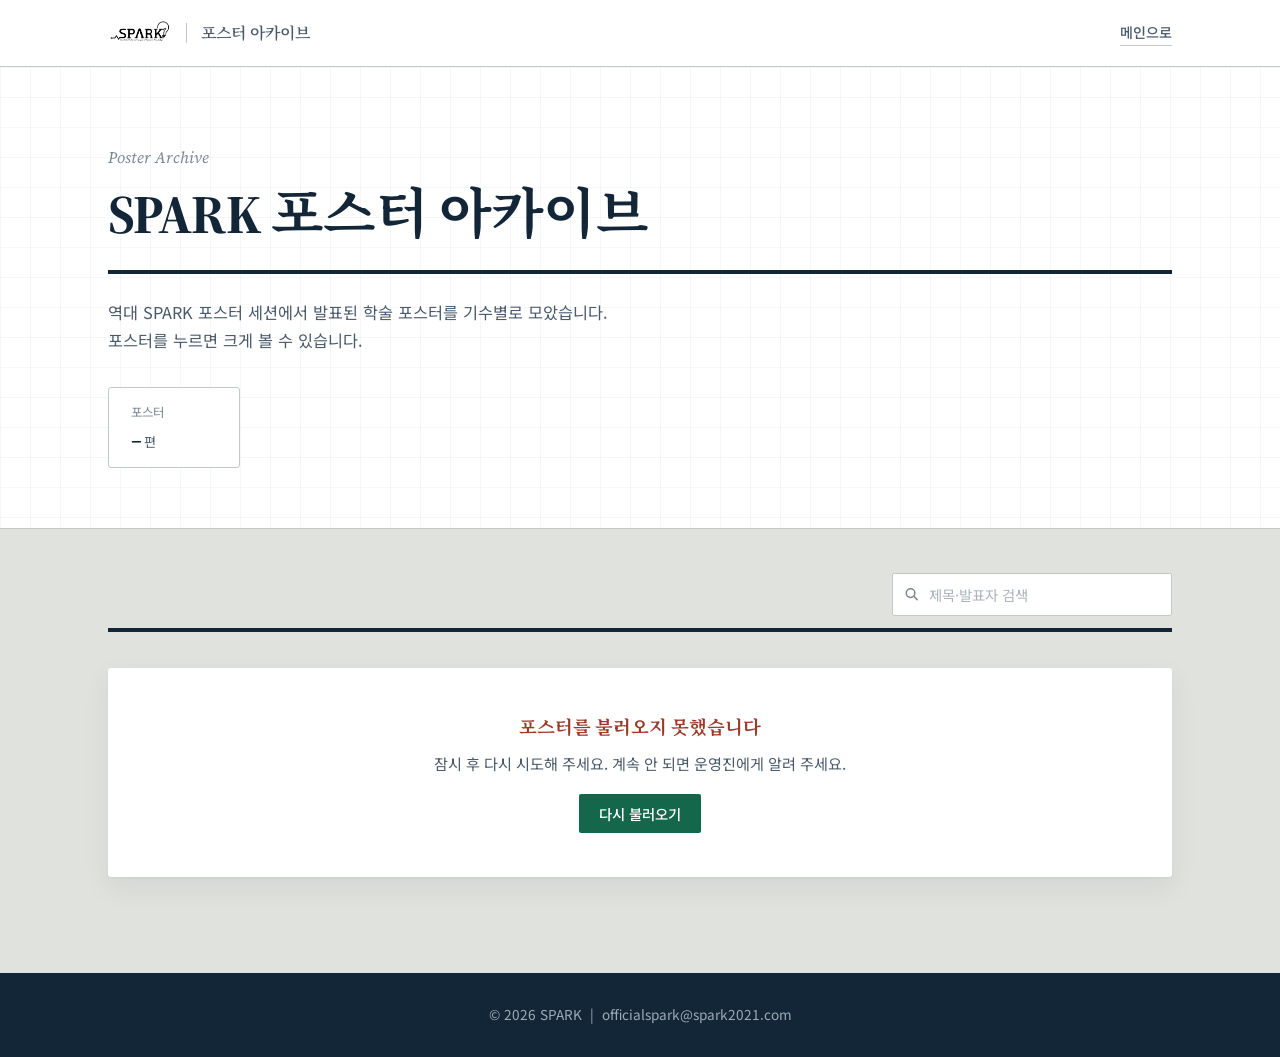
<file: poster-archive.html>
<!DOCTYPE html>
<html lang="ko">
<head>
<meta charset="UTF-8">
<meta name="viewport" content="width=device-width, initial-scale=1.0">

<!--
╔══════════════════════════════════════════════════════════════╗
║  SPARK 포스터 아카이브 — 수정 안내                              ║
║                                                              ║
║  포스터는 구글 드라이브 폴더에 올리면 자동으로 이 페이지에 뜹니다.  ║
║  이 파일에서 수정할 곳은 위쪽의 두 군데뿐입니다.                  ║
║    [수정 구역 1] 브라우저 탭 제목 · 공유 미리보기                  ║
║    [수정 구역 2] 페이지 글, 구글 드라이브 연결 주소                 ║
╚══════════════════════════════════════════════════════════════╝

  ■ 포스터 올리는 방법
    구글 드라이브의 포스터 폴더 안에 기수별 폴더를 만들고 파일을 넣으세요.

      📁 SPARK 포스터            ← 연결된 폴더
         📁 11기                 ← 폴더 이름이 그대로 탭 이름이 됩니다
            📄 CRISPR 기반 유전자 편집 연구 동향 - 홍길동.pdf
            🖼️ 장내 미생물과 면역 - 김철수.png
         📁 10기
            📄 ...

    - 파일 이름이 "제목 - 발표자" 이면 제목과 발표자가 나뉘어 표시됩니다.
    - PDF와 이미지(jpg, png 등)만 표시됩니다.
    - 올린 뒤 최대 5분 안에 페이지에 반영됩니다.
    - 페이지에서 빼려면 드라이브에서 파일을 지우거나 다른 폴더로 옮기면 됩니다.
-->


<!-- ════════════════════════════════════════════
     ✏️ [수정 구역 1] 탭 제목 · 공유 미리보기
═════════════════════════════════════════════ -->
<title>포스터 아카이브 | SPARK</title>
<meta property="og:title" content="SPARK 포스터 아카이브">
<meta property="og:description" content="SPARK 포스터 세션에서 발표된 학술 포스터를 기수별로 모았습니다.">
<link rel="icon" type="image/png" href="favicon.png">


<!-- ════════════════════════════════════════════
     ✏️ [수정 구역 2] 페이지 내용
═════════════════════════════════════════════ -->
<script>
/*
 ┌─────────────────── 수정 규칙 ───────────────────┐
 │ 1. 따옴표 '  ' 안의 글자만 바꾸세요.                │
 │ 2. 항목 끝에는 항상 쉼표( , )를 붙입니다.            │
 │ 3. 괄호 { } 는 지우지 마세요.                       │
 │ 4. 줄을 바꾸고 싶으면 ` (백틱)으로 감싸고 Enter.     │
 │                                                  │
 │ 수정 후 페이지 위에 빨간 경고가 뜨면,                 │
 │ 방금 고친 곳에서 쉼표나 따옴표가 빠진 것입니다.         │
 └──────────────────────────────────────────────────┘
*/
const SITE = {

    /* ────────── 첫 화면 ────────── */
    kicker: 'Poster Archive',
    title:  `SPARK 포스터 아카이브`,
    intro:  `역대 SPARK 포스터 세션에서 발표된 학술 포스터를 기수별로 모았습니다.
             포스터를 누르면 크게 볼 수 있습니다.`,


    /* ────────── ⚠️ 구글 드라이브 연결 주소 ──────────
       구글 Apps Script를 "웹 앱"으로 배포하고 받은 주소를 붙여 넣으세요.
       (https://script.google.com/macros/s/..../exec 형태)
       한 글자라도 틀리면 포스터를 불러오지 못합니다. */
    driveApiUrl: 'https://script.google.com/macros/s/AKfycbz30mZB_Y34KB23PSk-lvN5Ji_6k4hP0_Qubhgd5vcUjdx1j7ypfY7VBEzi2rnoK5bbrA/exec',


    /* ────────── 표시 방식 ────────── */
    nameSeparator:  ' - ',     // 파일 이름을 제목과 발표자로 나누는 기호 ("제목 - 발표자")
    looseGroupName: '기타',     // 기수 폴더 밖에 바로 올린 파일을 묶어 부르는 이름
    emptyText:      '아직 올라온 포스터가 없습니다.',


    /* ────────── 연락처 · 링크 ────────── */
    email:    'officialspark@spark2021.com',
    logo:     'logo.png',
    homePage: 'index.html',


    /* ────────── 색상 ────────── */
    colors: {
        main:      '#15674c',
        mainDark:  '#0f4d38',
        mainLight: '#eef3f0',
    },

};
</script>
<!-- ════════════════ ✏️ 수정 구역 끝 ════════════════ -->



<!-- ══════════════════════════════════════════════════════════════
     ⛔ 여기부터 아래는 수정하지 않아도 됩니다 (디자인·동작 코드)
═══════════════════════════════════════════════════════════════ -->

<script>
(function () {
    if (typeof SITE === 'undefined' || !SITE.colors) return;
    var root = document.documentElement.style, c = SITE.colors;
    if (c.main)      root.setProperty('--accent', c.main);
    if (c.mainDark)  root.setProperty('--accent-deep', c.mainDark);
    if (c.mainLight) root.setProperty('--accent-wash', c.mainLight);
})();
</script>

<link rel="preconnect" href="https://fonts.googleapis.com">
<link rel="preconnect" href="https://fonts.gstatic.com" crossorigin>
<link href="https://fonts.googleapis.com/css2?family=Noto+Sans+KR:wght@300;400;500;700&family=Noto+Serif+KR:wght@400;500;600;700&family=Source+Serif+4:ital,opsz,wght@0,8..60,400;0,8..60,600;0,8..60,700;1,8..60,400&display=swap" rel="stylesheet">

<style>
/* ══════════════════════════════════════════════
   SPARK 포스터 아카이브 — index.html과 동일한 보드 시스템
   보드(회색) 위에 A1 포스터(종이)가 핀으로 꽂혀 있는 구조
══════════════════════════════════════════════ */

:root {
    --board:        #e0e2dd;
    --board-deep:   #d2d6d1;
    --paper:        #ffffff;

    --ink:          #132638;
    --ink-mid:      #4a5a6b;
    --ink-soft:     #7b8894;

    --rule:         #dfe2de;
    --rule-strong:  #c3c9c3;

    --accent:       #15674c;
    --accent-deep:  #0f4d38;
    --accent-wash:  #eef3f0;

    --alert:        #9c3a2a;
    --alert-wash:   #f7eeec;

    --lift:    0 1px 2px rgba(19,38,56,.05), 0 10px 28px rgba(19,38,56,.07);
    --lift-hi: 0 2px 4px rgba(19,38,56,.07), 0 18px 44px rgba(19,38,56,.11);

    --serif: 'Source Serif 4', 'Noto Serif KR', Georgia, serif;
    --sans:  'Noto Sans KR', -apple-system, BlinkMacSystemFont, sans-serif;
}

*, *::before, *::after { box-sizing: border-box; margin: 0; padding: 0; }
html { scroll-behavior: smooth; -webkit-text-size-adjust: 100%; }

body {
    font-family: var(--sans);
    background: var(--board);
    color: var(--ink);
    line-height: 1.75;
    min-height: 100vh;
    -webkit-font-smoothing: antialiased;
}
body.is-locked { overflow: hidden; }

a { color: inherit; }
:focus-visible { outline: 2px solid var(--accent); outline-offset: 3px; border-radius: 2px; }

#config-error {
    position: fixed;
    top: 0; left: 0; right: 0;
    z-index: 10001;
    background: #b3261e;
    color: #fff;
    padding: 14px 20px;
    font-size: 0.95rem;
    line-height: 1.6;
}
#config-error[hidden] { display: none; }

/* ── 헤더 ─────────────────────────────────── */
header {
    position: sticky;
    top: 0;
    z-index: 100;
    background: var(--paper);
    border-bottom: 1px solid var(--rule-strong);
}
.header-inner {
    max-width: 1120px;
    margin: 0 auto;
    padding: 0 28px;
    height: 66px;
    display: flex;
    align-items: center;
    gap: 14px;
}
.header-logo { height: 36px; display: block; }
.header-divider { width: 1px; height: 20px; background: var(--rule-strong); }
.header-title { font-family: var(--serif); font-size: 1rem; font-weight: 600; color: var(--ink-mid); }
.back-home {
    margin-left: auto;
    font-size: 0.88rem;
    font-weight: 500;
    color: var(--ink-mid);
    text-decoration: none;
    border-bottom: 1px solid var(--rule-strong);
    padding-bottom: 1px;
    transition: color .18s ease, border-color .18s ease;
}
.back-home:hover { color: var(--accent); border-bottom-color: var(--accent); }

@media (max-width: 560px) {
    .header-inner { padding: 0 18px; gap: 10px; }
    .header-title { font-size: 0.9rem; }
    .back-home { font-size: 0.8rem; }
}

/* ── 히어로 ───────────────────────────────── */
.hero {
    background-color: var(--paper);
    background-image:
        linear-gradient(rgba(19,38,56,.038) 1px, transparent 1px),
        linear-gradient(90deg, rgba(19,38,56,.038) 1px, transparent 1px);
    background-size: 30px 30px;
    border-bottom: 1px solid var(--rule-strong);
    padding: 76px 0 60px;
}
.hero-inner { max-width: 1120px; margin: 0 auto; padding: 0 28px; }
.hero-kicker {
    font-family: var(--serif);
    font-style: italic;
    font-size: 1rem;
    color: var(--ink-soft);
    margin-bottom: 12px;
}
.hero h1 {
    font-family: var(--serif);
    font-size: clamp(2.1rem, 5.4vw, 3.4rem);
    font-weight: 700;
    line-height: 1.15;
    letter-spacing: -0.01em;
    padding-bottom: 24px;
    border-bottom: 4px solid var(--ink);
    margin-bottom: 24px;
}
.hero-desc { font-size: 1.02rem; color: var(--ink-mid); max-width: 46em; }

.fact-row {
    display: inline-grid;
    grid-auto-flow: column;
    grid-auto-columns: minmax(130px, auto);
    border: 1px solid var(--rule-strong);
    border-radius: 3px;
    margin-top: 32px;
    background: var(--paper);
}
.fact { padding: 14px 22px; border-right: 1px solid var(--rule-strong); }
.fact:last-child { border-right: none; }
.fact dt { font-size: 0.78rem; color: var(--ink-soft); margin-bottom: 2px; }
.fact dd { font-family: var(--serif); font-size: 1.3rem; font-weight: 600; line-height: 1.3; }
.fact dd small { font-family: var(--sans); font-size: 0.82rem; font-weight: 400; color: var(--ink-mid); margin-left: 2px; }

.hero-kicker, .hero h1, .hero-desc, .fact-row {
    opacity: 0;
    transform: translateY(14px);
    animation: rise .7s cubic-bezier(.2,.7,.3,1) forwards;
}
.hero h1   { animation-delay: .06s; }
.hero-desc { animation-delay: .16s; }
.fact-row  { animation-delay: .24s; }
@keyframes rise { to { opacity: 1; transform: translateY(0); } }

/* ── 보드 (필터 + 포스터 그리드) ──────────── */
.board-wrap {
    max-width: 1120px;
    margin: 0 auto;
    padding: 44px 28px 96px;
}

.toolbar {
    display: flex;
    align-items: flex-end;
    justify-content: space-between;
    gap: 18px 28px;
    flex-wrap: wrap;
    border-bottom: 4px solid var(--ink);
    margin-bottom: 36px;
}
.tabs { display: flex; flex-wrap: wrap; gap: 4px 26px; }
.tab {
    background: none;
    border: none;
    border-bottom: 3px solid transparent;
    margin-bottom: -4px;
    padding: 6px 0 12px;
    font-family: var(--serif);
    font-size: 1.15rem;
    font-weight: 600;
    color: var(--ink-soft);
    cursor: pointer;
    transition: color .18s ease, border-color .18s ease;
}
.tab:hover { color: var(--ink); }
.tab[aria-selected="true"] { color: var(--accent); border-bottom-color: var(--accent); }
.tab .count {
    font-family: var(--sans);
    font-size: 0.78rem;
    font-weight: 400;
    color: var(--ink-soft);
    margin-left: 5px;
}

.search {
    position: relative;
    margin-bottom: 12px;
    width: min(280px, 100%);
}
.search input {
    width: 100%;
    padding: 10px 14px 10px 36px;
    border: 1px solid var(--rule-strong);
    border-radius: 2px;
    background: var(--paper);
    font-family: inherit;
    font-size: 0.9rem;
    color: var(--ink);
    transition: border-color .18s ease, box-shadow .18s ease;
}
.search input:focus { outline: none; border-color: var(--accent); box-shadow: 0 0 0 3px rgba(21,103,76,.12); }
.search input::placeholder { color: #aab3bc; }
.search svg {
    position: absolute;
    left: 12px; top: 50%;
    width: 15px; height: 15px;
    transform: translateY(-50%);
    color: var(--ink-soft);
    pointer-events: none;
}

.poster-grid {
    display: grid;
    grid-template-columns: repeat(auto-fill, minmax(210px, 1fr));
    gap: 34px 26px;
}
@media (max-width: 560px) {
    .poster-grid { grid-template-columns: repeat(2, minmax(0, 1fr)); gap: 24px 14px; }
}

/* 포스터 한 장 : 보드에 꽂힌 A1 용지 */
.poster {
    display: block;
    width: 100%;
    padding: 0;
    border: none;
    background: none;
    text-align: left;
    font-family: inherit;
    color: inherit;
    cursor: zoom-in;
}
.sheet {
    position: relative;
    aspect-ratio: 1 / 1.414;
    background: var(--paper);
    box-shadow: var(--lift);
    overflow: hidden;
    transition: box-shadow .25s ease, transform .25s ease;
}
.sheet::before {                               /* 상단 핀 */
    content: '';
    position: absolute;
    top: 9px; left: 50%;
    width: 9px; height: 9px;
    margin-left: -4.5px;
    border-radius: 50%;
    background: var(--accent);
    box-shadow: 0 1px 2px rgba(19,38,56,.35);
    z-index: 2;
}
.sheet img {
    width: 100%; height: 100%;
    object-fit: cover;
    object-position: top center;
    display: block;
}
.poster:hover .sheet,
.poster:focus-visible .sheet { box-shadow: var(--lift-hi); transform: translateY(-3px); }

.sheet .fallback {
    position: absolute;
    inset: 0;
    display: none;
    align-items: center;
    justify-content: center;
    padding: 20px;
    text-align: center;
    font-size: 0.8rem;
    line-height: 1.6;
    color: var(--ink-soft);
    background:
        repeating-linear-gradient(0deg, #f3f5f3 0 6px, transparent 6px 14px),
        var(--paper);
}
.sheet.is-broken img { display: none; }
.sheet.is-broken .fallback { display: flex; }

.caption { padding-top: 14px; }
.caption .group {
    display: inline-block;
    font-size: 0.74rem;
    font-weight: 500;
    color: var(--accent);
    background: var(--accent-wash);
    padding: 1px 8px;
    border-radius: 2px;
    margin-bottom: 6px;
}
.caption .title {
    display: block;
    font-family: var(--serif);
    font-size: 1rem;
    font-weight: 600;
    line-height: 1.45;
    color: var(--ink);
    display: -webkit-box;
    -webkit-line-clamp: 3;
    -webkit-box-orient: vertical;
    overflow: hidden;
}
.caption .by { display: block; font-size: 0.84rem; color: var(--ink-soft); margin-top: 3px; }

/* 불러오는 중 */
.poster.is-skeleton { cursor: default; pointer-events: none; }
.poster.is-skeleton .sheet { background: var(--board-deep); box-shadow: none; animation: pulse 1.4s ease-in-out infinite; }
.poster.is-skeleton .sheet::before { display: none; }
.poster.is-skeleton .line { display: block; height: 11px; margin-top: 12px; background: var(--board-deep); border-radius: 2px; width: 80%; animation: pulse 1.4s ease-in-out infinite; }
.poster.is-skeleton .line + .line { width: 45%; margin-top: 8px; }
@keyframes pulse { 50% { opacity: .55; } }

/* 비어 있음 / 오류 */
.state {
    grid-column: 1 / -1;
    background: var(--paper);
    box-shadow: var(--lift);
    border-radius: 3px;
    padding: 44px 32px;
    text-align: center;
    color: var(--ink-mid);
    font-size: 0.95rem;
}
.state strong { display: block; font-family: var(--serif); font-size: 1.15rem; color: var(--ink); margin-bottom: 6px; }
.state.is-error strong { color: var(--alert); }
.state button {
    margin-top: 18px;
    padding: 9px 20px;
    background: var(--accent);
    color: var(--paper);
    border: none;
    border-radius: 2px;
    font-family: inherit;
    font-size: 0.9rem;
    font-weight: 500;
    cursor: pointer;
}
.state button:hover { background: var(--accent-deep); }

/* ── 크게 보기 ────────────────────────────── */
.viewer {
    position: fixed;
    inset: 0;
    z-index: 1000;
    display: flex;
    align-items: center;
    justify-content: center;
    padding: 24px;
}
.viewer[hidden] { display: none; }
.viewer-backdrop { position: absolute; inset: 0; background: rgba(19,38,56,.86); }
.viewer-panel {
    position: relative;
    width: min(1100px, 100%);
    height: 100%;
    display: flex;
    flex-direction: column;
    background: var(--paper);
    border-radius: 3px;
    overflow: hidden;
    box-shadow: 0 24px 60px rgba(0,0,0,.4);
}
.viewer-head {
    display: flex;
    align-items: center;
    gap: 16px;
    padding: 14px 18px 14px 22px;
    border-bottom: 1px solid var(--rule-strong);
}
.viewer-meta { min-width: 0; flex: 1; }
.viewer-meta .group { font-size: 0.76rem; font-weight: 500; color: var(--accent); }
.viewer-meta h2 {
    font-family: var(--serif);
    font-size: 1.1rem;
    font-weight: 600;
    line-height: 1.4;
    white-space: nowrap;
    overflow: hidden;
    text-overflow: ellipsis;
}
.viewer-meta p { font-size: 0.84rem; color: var(--ink-soft); }
.viewer-actions { display: flex; align-items: center; gap: 6px; flex-shrink: 0; }
.v-btn {
    display: inline-flex;
    align-items: center;
    justify-content: center;
    gap: 6px;
    height: 36px;
    min-width: 36px;
    padding: 0 12px;
    border: 1px solid var(--rule-strong);
    border-radius: 2px;
    background: var(--paper);
    font-family: inherit;
    font-size: 0.84rem;
    font-weight: 500;
    color: var(--ink-mid);
    text-decoration: none;
    cursor: pointer;
    transition: border-color .18s ease, color .18s ease;
}
.v-btn:hover { border-color: var(--accent); color: var(--accent); }
.v-btn:disabled { opacity: .4; pointer-events: none; }
.v-btn svg { width: 16px; height: 16px; }
.viewer-body { flex: 1; background: #eceeeb; }
.viewer-body iframe { width: 100%; height: 100%; border: 0; display: block; }

@media (max-width: 640px) {
    .viewer { padding: 0; }
    .viewer-panel { border-radius: 0; }
    .viewer-head { flex-wrap: wrap; padding: 12px 14px; }
    .viewer-actions { width: 100%; }
    .v-btn.open-new { margin-right: auto; }
}

/* ── 푸터 ─────────────────────────────────── */
footer {
    background: var(--ink);
    color: #9dabb8;
    text-align: center;
    padding: 30px 24px;
    font-size: 0.85rem;
}
footer a { color: #9dabb8; text-decoration: none; }
footer a:hover { color: #fff; text-decoration: underline; }

@media (max-width: 860px) {
    .hero { padding: 60px 0 48px; }
    .hero-inner, .board-wrap { padding-left: 20px; padding-right: 20px; }
    .fact-row { display: grid; grid-auto-columns: minmax(0, 1fr); }
}

@media (prefers-reduced-motion: reduce) {
    html { scroll-behavior: auto; }
    *, *::before, *::after {
        animation-duration: .001ms !important;
        animation-delay: 0ms !important;
        transition-duration: .001ms !important;
    }
    .hero-kicker, .hero h1, .hero-desc, .fact-row { opacity: 1; transform: none; }
}
</style>
</head>
<body>

<!--
  ⛔ 아래 HTML은 '틀'입니다. 글자는 [수정 구역 2]에서, 포스터는 구글 드라이브에서 채워집니다.
-->

<div id="config-error" hidden>
    ⚠️ 페이지 내용 설정(SITE)에 오류가 있어 내용을 불러오지 못했습니다.
    최근에 고친 곳에서 쉼표( , ), 따옴표( ' ), 괄호( { } )가 빠지거나 남지 않았는지 확인해 주세요.
</div>

<header>
    <div class="header-inner">
        <a class="home-link" aria-label="홈으로"><img id="logo" class="header-logo" alt=""></a>
        <div class="header-divider"></div>
        <span class="header-title">포스터 아카이브</span>
        <a class="home-link back-home">메인으로</a>
    </div>
</header>

<section class="hero">
    <div class="hero-inner">
        <p class="hero-kicker" id="hero-kicker"></p>
        <h1 id="hero-title"></h1>
        <p class="hero-desc" id="hero-desc"></p>
        <dl class="fact-row">
            <div class="fact"><dt>포스터</dt><dd><span id="fact-posters">–</span><small>편</small></dd></div>
        </dl>
    </div>
</section>

<main class="board-wrap">
    <div class="toolbar">
        <div class="tabs" role="tablist" aria-label="기수 선택" id="tabs"></div>
        <label class="search">
            <svg viewBox="0 0 16 16" fill="none" stroke="currentColor" stroke-width="1.6" stroke-linecap="round" aria-hidden="true"><circle cx="7" cy="7" r="4.6"/><path d="M10.5 10.5L14 14"/></svg>
            <input type="search" id="search" placeholder="제목·발표자 검색" aria-label="포스터 검색">
        </label>
    </div>

    <div class="poster-grid" id="grid" aria-live="polite"></div>
</main>

<!-- 크게 보기 -->
<div class="viewer" id="viewer" hidden role="dialog" aria-modal="true" aria-labelledby="viewer-title">
    <div class="viewer-backdrop" data-close></div>
    <div class="viewer-panel">
        <div class="viewer-head">
            <div class="viewer-meta">
                <span class="group" id="viewer-group"></span>
                <h2 id="viewer-title"></h2>
                <p id="viewer-by"></p>
            </div>
            <div class="viewer-actions">
                <a class="v-btn open-new" id="viewer-open" target="_blank" rel="noopener">새 탭에서 열기</a>
                <button type="button" class="v-btn" id="viewer-prev" aria-label="이전 포스터">
                    <svg viewBox="0 0 16 16" fill="none" stroke="currentColor" stroke-width="1.8" stroke-linecap="round" stroke-linejoin="round"><path d="M10 3L5 8l5 5"/></svg>
                </button>
                <button type="button" class="v-btn" id="viewer-next" aria-label="다음 포스터">
                    <svg viewBox="0 0 16 16" fill="none" stroke="currentColor" stroke-width="1.8" stroke-linecap="round" stroke-linejoin="round"><path d="M6 3l5 5-5 5"/></svg>
                </button>
                <button type="button" class="v-btn" id="viewer-close" data-close aria-label="닫기">
                    <svg viewBox="0 0 16 16" fill="none" stroke="currentColor" stroke-width="1.8" stroke-linecap="round"><path d="M3.5 3.5l9 9M12.5 3.5l-9 9"/></svg>
                </button>
            </div>
        </div>
        <div class="viewer-body"><iframe id="viewer-frame" title="포스터 미리보기" allow="fullscreen"></iframe></div>
    </div>
</div>

<footer><p id="footer-text"></p></footer>

<script>
/* ══════════════════════════════════════════════
   ⛔ 동작 코드 — 수정하지 않아도 됩니다.
══════════════════════════════════════════════ */
(function () {
    'use strict';

    if (typeof SITE === 'undefined') {
        document.getElementById('config-error').hidden = false;
        return;
    }

    const $ = id => document.getElementById(id);
    const esc = s => String(s == null ? '' : s).replace(/[&<>"']/g, c => (
        { '&': '&amp;', '<': '&lt;', '>': '&gt;', '"': '&quot;', "'": '&#39;' }[c]
    ));
    const lines = s => esc(String(s == null ? '' : s).split('\n').map(l => l.trim()).join('\n').trim()).replace(/\n/g, '<br>');

    /* ── 기본 글자 채우기 ───────────────────── */
    document.querySelectorAll('.home-link').forEach(a => a.href = SITE.homePage);
    $('logo').src = SITE.logo;
    $('logo').alt = 'SPARK';
    $('hero-kicker').textContent = SITE.kicker;
    $('hero-title').innerHTML    = lines(SITE.title);
    $('hero-desc').innerHTML     = lines(SITE.intro);
    $('footer-text').innerHTML   = '&copy; ' + new Date().getFullYear() + ' SPARK &nbsp;|&nbsp; ' +
        '<a href="mailto:' + esc(SITE.email) + '">' + esc(SITE.email) + '</a>';

    /* ── 드라이브 주소 만들기 ───────────────── */
    const thumbUrl   = id => 'https://drive.google.com/thumbnail?id=' + encodeURIComponent(id) + '&sz=w900';
    const previewUrl = id => 'https://drive.google.com/file/d/' + encodeURIComponent(id) + '/preview';
    const viewUrl    = id => 'https://drive.google.com/file/d/' + encodeURIComponent(id) + '/view';

    /* 파일 이름 → 제목 / 발표자 */
    function parseName(fileName) {
        const base = String(fileName).replace(/\.[^.]+$/, '').trim();
        const sep  = SITE.nameSeparator;
        const at   = sep ? base.indexOf(sep) : -1;
        if (at > 0) return { title: base.slice(0, at).trim(), by: base.slice(at + sep.length).trim() };
        return { title: base, by: '' };
    }

    /* 폴더 이름 정렬: 숫자가 큰 기수(최신)부터, 숫자 없는 폴더는 뒤로 */
    const groupNumber = name => { const m = String(name).match(/\d+/); return m ? Number(m[0]) : -1; };
    const collator = new Intl.Collator('ko', { numeric: true, sensitivity: 'base' });

    /* ── 상태 ───────────────────────────────── */
    let posters = [];       // { id, title, by, group }
    let groups  = [];       // [ '11기', '10기', ... ]
    let active  = 'all';
    let query   = '';
    let visible = [];       // 현재 화면에 보이는 포스터 목록
    let current = -1;       // 크게 보기 중인 포스터 번호

    const grid = $('grid');

    /* ── 불러오는 중 ────────────────────────── */
    function showSkeleton() {
        grid.innerHTML = Array.from({ length: 8 }, () =>
            '<div class="poster is-skeleton" aria-hidden="true"><div class="sheet"></div><span class="line"></span><span class="line"></span></div>'
        ).join('');
    }

    function showState(title, body, isError, withRetry) {
        grid.innerHTML = '<div class="state' + (isError ? ' is-error' : '') + '">' +
            '<strong>' + esc(title) + '</strong>' + esc(body) +
            (withRetry ? '<br><button type="button" id="retry">다시 불러오기</button>' : '') +
        '</div>';
        if (withRetry) $('retry').addEventListener('click', load);
    }

    /* ── 드라이브에서 목록 받아오기 ──────────── */
    function load() {
        const url = String(SITE.driveApiUrl || '').trim();
        if (!/^https:\/\/script\.google(usercontent)?\.com\//.test(url)) {
            showState('아직 구글 드라이브가 연결되지 않았습니다',
                '수정 구역 2의 driveApiUrl에 Apps Script 웹 앱 주소를 넣어 주세요.', true, false);
            return;
        }

        showSkeleton();
        fetch(url)
            .then(res => res.json())
            .then(data => {
                if (!data || data.result !== 'success') throw new Error((data && data.message) || 'bad response');

                const map = {};
                posters = [];
                (data.groups || []).forEach(g => {
                    const name = g.name || SITE.looseGroupName;
                    (g.files || []).forEach(f => {
                        const p = parseName(f.name);
                        posters.push({ id: f.id, title: p.title, by: p.by, group: name });
                        map[name] = true;
                    });
                });

                groups = Object.keys(map).sort((a, b) => {
                    const d = groupNumber(b) - groupNumber(a);
                    return d !== 0 ? d : collator.compare(a, b);
                });
                posters.sort((a, b) => {
                    const g = groups.indexOf(a.group) - groups.indexOf(b.group);
                    return g !== 0 ? g : collator.compare(a.title, b.title);
                });

                if (active !== 'all' && groups.indexOf(active) < 0) active = 'all';
                $('fact-posters').textContent = posters.length;
                renderTabs();
                render();
            })
            .catch(() => {
                showState('포스터를 불러오지 못했습니다',
                    '잠시 후 다시 시도해 주세요. 계속 안 되면 운영진에게 알려 주세요.', true, true);
            });
    }

    /* ── 기수 탭 ─────────────────────────────── */
    function renderTabs() {
        const count = name => posters.filter(p => p.group === name).length;
        const tabs  = [{ key: 'all', label: '전체', n: posters.length }]
            .concat(groups.map(g => ({ key: g, label: g, n: count(g) })));

        $('tabs').innerHTML = tabs.map(t =>
            '<button type="button" class="tab" role="tab" data-key="' + esc(t.key) + '" aria-selected="' + (t.key === active) + '">' +
                esc(t.label) + '<span class="count">' + t.n + '</span>' +
            '</button>'
        ).join('');

        $('tabs').querySelectorAll('.tab').forEach(btn => btn.addEventListener('click', () => {
            active = btn.dataset.key;
            $('tabs').querySelectorAll('.tab').forEach(b => b.setAttribute('aria-selected', String(b === btn)));
            render();
        }));
    }

    /* ── 포스터 그리드 ──────────────────────── */
    function render() {
        const q = query.toLowerCase();
        visible = posters.filter(p =>
            (active === 'all' || p.group === active) &&
            (!q || (p.title + ' ' + p.by).toLowerCase().indexOf(q) >= 0)
        );

        if (!posters.length) { showState(SITE.emptyText, '', false, false); return; }
        if (!visible.length) { showState('검색 결과가 없습니다', '다른 단어로 검색해 보세요.', false, false); return; }

        const showGroup = active === 'all' && groups.length > 1;
        grid.innerHTML = visible.map((p, i) =>
            '<button type="button" class="poster" data-i="' + i + '" aria-label="' + esc(p.title) + ' 크게 보기">' +
                '<div class="sheet">' +
                    '<img src="' + thumbUrl(p.id) + '" alt="" loading="lazy">' +
                    '<span class="fallback">미리보기를 불러올 수 없습니다.</span>' +
                '</div>' +
                '<div class="caption">' +
                    (showGroup ? '<span class="group">' + esc(p.group) + '</span>' : '') +
                    '<span class="title">' + esc(p.title) + '</span>' +
                    (p.by ? '<span class="by">' + esc(p.by) + '</span>' : '') +
                '</div>' +
            '</button>'
        ).join('');

        grid.querySelectorAll('.poster').forEach(btn => {
            btn.querySelector('img').addEventListener('error', () => btn.querySelector('.sheet').classList.add('is-broken'));
            btn.addEventListener('click', () => openViewer(Number(btn.dataset.i)));
        });
    }

    let searchTimer;
    $('search').addEventListener('input', e => {
        clearTimeout(searchTimer);
        searchTimer = setTimeout(() => { query = e.target.value.trim(); if (posters.length) render(); }, 150);
    });

    /* ── 크게 보기 ───────────────────────────── */
    const viewer = $('viewer');
    let lastFocus = null;

    function openViewer(i) {
        if (i < 0 || i >= visible.length) return;
        const p = visible[i];
        current = i;
        $('viewer-group').textContent = p.group;
        $('viewer-title').textContent = p.title;
        $('viewer-by').textContent    = p.by;
        $('viewer-open').href         = viewUrl(p.id);
        $('viewer-frame').src         = previewUrl(p.id);
        $('viewer-prev').disabled     = i === 0;
        $('viewer-next').disabled     = i === visible.length - 1;

        if (viewer.hidden) {
            lastFocus = document.activeElement;
            viewer.hidden = false;
            document.body.classList.add('is-locked');
            $('viewer-close').focus();
        }
    }

    function closeViewer() {
        viewer.hidden = true;
        $('viewer-frame').src = 'about:blank';
        document.body.classList.remove('is-locked');
        if (lastFocus) lastFocus.focus();
    }

    viewer.querySelectorAll('[data-close]').forEach(el => el.addEventListener('click', closeViewer));
    $('viewer-prev').addEventListener('click', () => openViewer(current - 1));
    $('viewer-next').addEventListener('click', () => openViewer(current + 1));
    document.addEventListener('keydown', e => {
        if (viewer.hidden) return;
        if (e.key === 'Escape')     closeViewer();
        if (e.key === 'ArrowLeft')  openViewer(current - 1);
        if (e.key === 'ArrowRight') openViewer(current + 1);
    });

    load();
})();
</script>
</body>
</html>
</file>
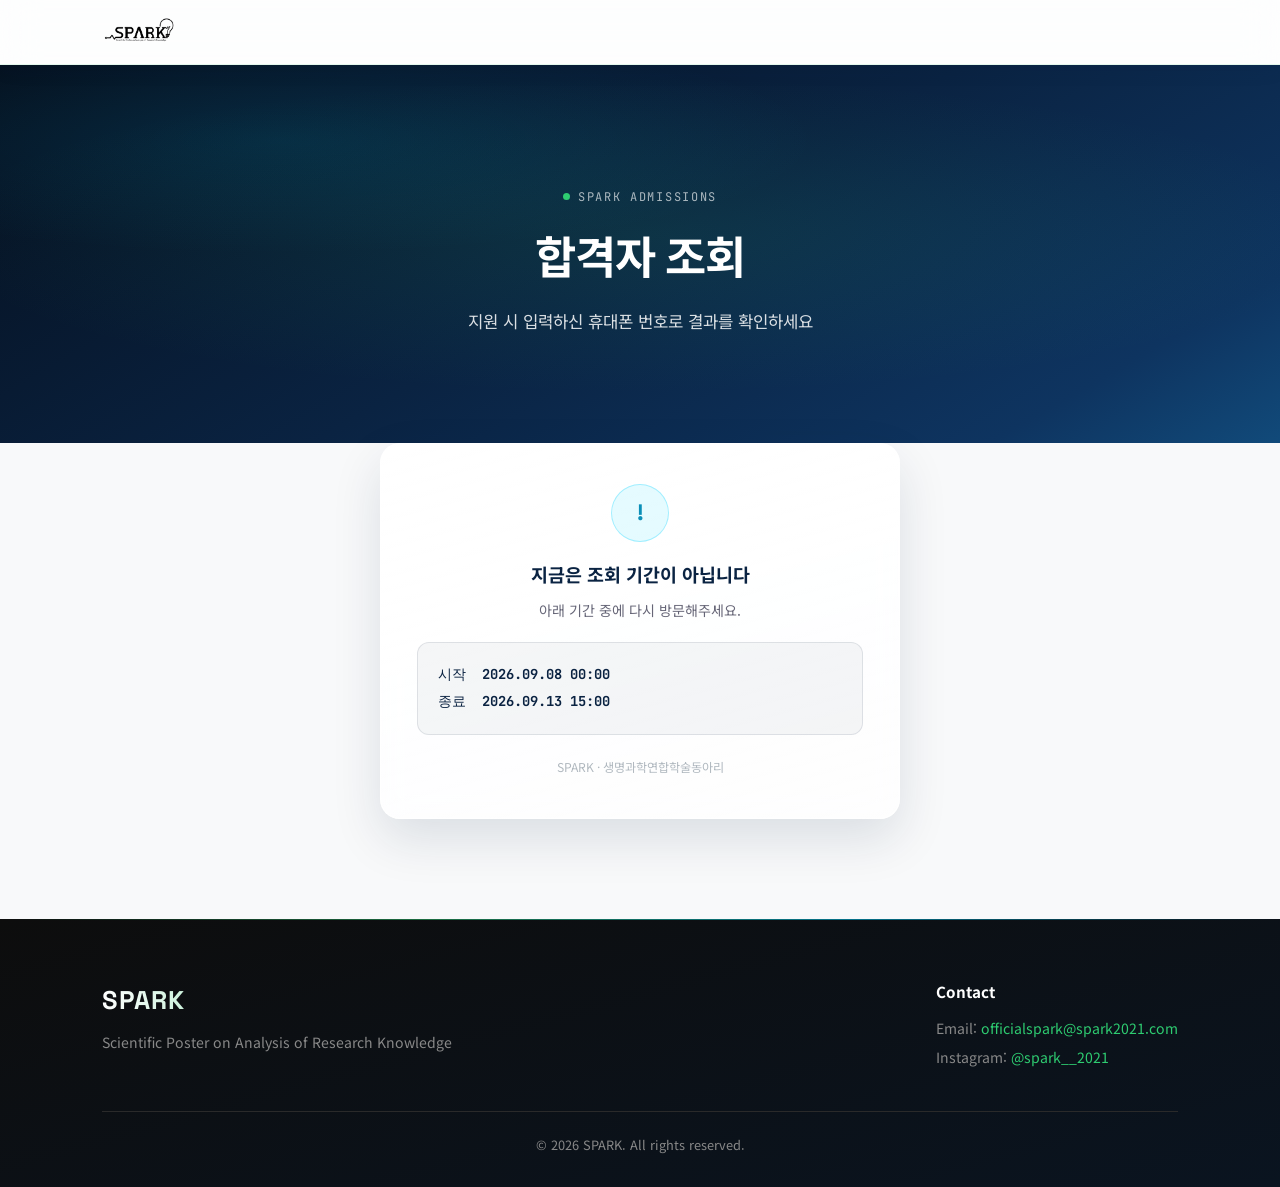
<file: result check.html>
<!DOCTYPE html>
<html lang="ko">
<head>
<meta charset="UTF-8">
<meta name="viewport" content="width=device-width, initial-scale=1.0">
<title>합격자 조회 | SPARK</title>
<link rel="icon" type="image/png" href="favicon.png" sizes="64x64">
<link rel="preconnect" href="https://fonts.googleapis.com">
<link rel="preconnect" href="https://fonts.gstatic.com" crossorigin>
<link href="https://fonts.googleapis.com/css2?family=Noto+Sans+KR:wght@400;500;600;700;900&family=Space+Grotesk:wght@500;600;700&family=JetBrains+Mono:wght@400;500&display=swap" rel="stylesheet">
<style>
    :root {
        --primary:  #0a2342;
        --primary-light: #123564;
        --accent:   #2ecc71;
        --accent-dark: #27ae60;
        --accent-glow: rgba(46,204,113,0.45);
        --cyan:     #00d2ff;
        --fail:     #e5533d;
        --fail-dark:#c9432f;
        --text:     #333;
        --bg:        #f8f9fa;
        --white:    #ffffff;
        --shadow:   0 4px 20px rgba(0,0,0,0.08);
        --shadow-lg: 0 20px 50px rgba(10,35,66,0.12);
        --radius:   16px;
        --transition: 0.3s ease;
        --font-display: 'Space Grotesk', 'Noto Sans KR', sans-serif;
        --font-mono: 'JetBrains Mono', monospace;
    }

    *, *::before, *::after { box-sizing: border-box; margin: 0; padding: 0; }
    html { scroll-behavior: smooth; }

    body {
        font-family: 'Noto Sans KR', -apple-system, BlinkMacSystemFont, sans-serif;
        background: var(--bg);
        color: var(--text);
        line-height: 1.7;
        overflow-x: hidden;
    }

    #toast {
        position: fixed;
        bottom: 30px; left: 50%;
        transform: translateX(-50%) translateY(20px);
        background: #222;
        color: #fff;
        padding: 14px 28px;
        border-radius: 100px;
        font-size: 0.9rem;
        font-weight: 600;
        z-index: 9999;
        opacity: 0;
        transition: all 0.4s ease;
        pointer-events: none;
        white-space: nowrap;
        max-width: 86vw;
        text-align: center;
    }
    #toast.show { opacity: 1; transform: translateX(-50%) translateY(0); }

    /* ── 헤더 ── */
    header {
        background: rgba(255,255,255,0.72);
        backdrop-filter: blur(18px) saturate(160%);
        -webkit-backdrop-filter: blur(18px) saturate(160%);
        padding: 0 8%;
        height: 65px;
        display: flex;
        justify-content: space-between;
        align-items: center;
        box-shadow: 0 2px 24px rgba(10,35,66,0.07);
        border-bottom: 1px solid rgba(46,204,113,0.12);
        position: sticky;
        top: 0;
        z-index: 200;
    }
    .logo-img { height: 42px; display: block; }

    /* ── 배너(미니 히어로) ── */
    .banner {
        min-height: 42vh;
        display: flex;
        flex-direction: column;
        justify-content: center;
        align-items: center;
        text-align: center;
        background: linear-gradient(150deg, #050f1d 0%, #0a2342 50%, #0e3460 85%, #114a7a 100%);
        color: var(--white);
        padding: 64px 24px 56px;
        position: relative;
        overflow: hidden;
    }
    .banner::before {
        content: '';
        position: absolute; inset: 0;
        background:
            radial-gradient(ellipse 70% 50% at 22% 20%, rgba(0,210,255,0.10) 0%, transparent 60%),
            radial-gradient(ellipse 80% 60% at 50% 45%, rgba(46,204,113,0.10) 0%, transparent 70%);
        pointer-events: none;
    }
    .banner-content { position: relative; z-index: 1; animation: fadeUp 0.8s ease both; }
    .banner-eyebrow {
        display: inline-flex; align-items: center; gap: 8px;
        font-family: var(--font-mono);
        font-size: 0.75rem; letter-spacing: 0.14em; text-transform: uppercase;
        color: rgba(255,255,255,0.65);
        margin-bottom: 14px;
    }
    .banner-eyebrow .dot {
        width: 7px; height: 7px; border-radius: 50%;
        background: var(--accent);
        box-shadow: 0 0 0 0 rgba(46,204,113,0.6);
        animation: pulse 2s infinite;
    }
    @keyframes pulse {
        0%{ box-shadow: 0 0 0 0 rgba(46,204,113,0.55); }
        70%{ box-shadow: 0 0 0 8px rgba(46,204,113,0); }
        100%{ box-shadow: 0 0 0 0 rgba(46,204,113,0); }
    }
    .banner h1 {
        font-family: var(--font-display);
        font-size: clamp(1.8rem, 4vw, 2.8rem);
        font-weight: 700; letter-spacing: -1px;
        margin-bottom: 10px;
    }
    .banner p { font-size: clamp(0.9rem, 2vw, 1.05rem); opacity: 0.85; }

    @keyframes fadeUp { from{opacity:0; transform:translateY(24px);} to{opacity:1; transform:translateY(0);} }

    /* ── 본문 섹션 ── */
    main { padding: 70px 8% 100px; }

    .form-container {
        max-width: 520px;
        margin: -70px auto 0;
        position: relative;
        background: linear-gradient(165deg, rgba(255,255,255,0.94), rgba(255,255,255,0.8));
        backdrop-filter: blur(14px);
        -webkit-backdrop-filter: blur(14px);
        border: 1px solid rgba(255,255,255,0.7);
        padding: 40px 36px;
        border-radius: 20px;
        box-shadow: var(--shadow-lg);
        overflow: hidden;
    }
    @media (max-width: 600px) { .form-container { padding: 30px 22px; } }

    .form-group { margin-bottom: 20px; }
    .form-group label {
        display: block; font-size: 0.82rem; font-weight: 600;
        color: var(--primary); margin-bottom: 8px;
    }
    .form-input {
        width: 100%;
        padding: 13px 15px;
        border: 1.5px solid #ddd;
        border-radius: 10px;
        box-sizing: border-box;
        font-family: var(--font-mono);
        font-size: 1rem;
        letter-spacing: 0.02em;
        color: var(--text);
        background: #fafafa;
        transition: var(--transition);
    }
    .form-input:focus {
        outline: none; border-color: var(--accent); background: var(--white);
        box-shadow: 0 0 0 3px rgba(46,204,113,0.12);
    }
    .form-input::placeholder { color: #b3b3b3; }

    .cta-button {
        width: 100%;
        background: linear-gradient(135deg, var(--accent), var(--accent-dark));
        color: var(--white);
        padding: 15px 24px;
        border-radius: 100px;
        text-decoration: none;
        font-weight: 700;
        font-size: 1rem;
        display: flex;
        align-items: center; justify-content: center; gap: 8px;
        transition: all 0.3s ease;
        box-shadow: 0 6px 24px rgba(46,204,113,0.45), 0 0 0 1px rgba(46,204,113,0.3) inset;
        border: none; cursor: pointer;
    }
    .cta-button:hover:not(:disabled) {
        transform: translateY(-2px);
        background: linear-gradient(135deg, var(--accent-dark), var(--accent));
        box-shadow: 0 12px 32px rgba(46,204,113,0.6), 0 0 0 1px rgba(46,204,113,0.4) inset;
    }
    .cta-button:disabled { opacity: 0.6; cursor: not-allowed; transform: none; }

    .spinner {
        width: 15px; height: 15px;
        border-radius: 50%;
        border: 2.5px solid rgba(255,255,255,0.45);
        border-top-color: #fff;
        display: none;
        animation: spin 0.8s linear infinite;
    }
    .cta-button.loading .spinner { display: inline-block; }
    .cta-button.loading .btn-text { opacity: 0.85; }
    @keyframes spin { to { transform: rotate(360deg); } }

    /* 상태 화면 전환 */
    .state-screen { display: none; }
    .state-screen.show { display: block; animation: fadeUp 0.5s ease both; }

    .skeleton-line {
        height: 14px; border-radius: 6px;
        background: linear-gradient(90deg, #eef1f3 25%, #e2e7ea 37%, #eef1f3 63%);
        background-size: 400% 100%;
        animation: shimmer 1.4s ease infinite;
    }
    @keyframes shimmer { 0%{background-position:100% 0;} 100%{background-position:0 0;} }

    .info-box {
        background: rgba(10,35,66,0.04);
        border: 1px solid rgba(10,35,66,0.1);
        border-radius: 12px;
        padding: 18px 20px;
        font-family: var(--font-mono);
        font-size: 0.86rem;
        color: var(--primary);
        line-height: 2;
    }
    .info-box b { font-weight: 700; }

    .center-icon {
        width: 58px; height: 58px; border-radius: 50%;
        display: flex; align-items: center; justify-content: center;
        margin: 0 auto 18px;
        font-family: var(--font-display); font-weight: 700; font-size: 1.4rem;
    }
    .center-icon.wait { background: rgba(0,210,255,0.1); color: #0a8fb8; border: 1px solid rgba(0,210,255,0.3); }

    .state-heading {
        text-align: center;
        font-family: var(--font-display);
        font-weight: 700;
        color: var(--primary);
        font-size: 1.15rem;
        margin-bottom: 8px;
    }
    .state-sub {
        text-align: center;
        color: #667;
        font-size: 0.88rem;
        margin-bottom: 20px;
        line-height: 1.6;
    }

    /* 결과 화면 */
    .result-box {
        border-radius: 16px;
        padding: 32px 28px;
        text-align: center;
        margin-bottom: 20px;
        overflow-wrap: break-word;
        max-width: 100%;
    }
    .result-box.pass { background: rgba(46,204,113,0.08); border: 1px solid rgba(46,204,113,0.25); }
    .result-box.fail { background: rgba(229,83,61,0.07); border: 1px solid rgba(229,83,61,0.22); }

    .result-sentence {
        font-family: 'Noto Sans KR', sans-serif;
        font-weight: 700;
        font-size: 1.2rem;
        margin-bottom: 22px;
    }
    .result-sentence .mark {
        text-decoration: underline;
        text-underline-offset: 3px;
    }
    .result-box.pass .result-sentence { color: var(--accent-dark); }
    .result-box.fail .result-sentence { color: var(--fail-dark); }

    .result-notice-text {
        white-space: pre-line;
        line-height: 2;
        font-size: 0.95rem;
        color: var(--text);
        overflow-wrap: break-word;
        word-break: break-all;
    }

    .foot-note { text-align: center; color: #b0b8bf; font-size: 0.76rem; margin-top: 22px; }

    /* ── 푸터 ── */
    .site-footer {
        background: linear-gradient(165deg, #0d0d0d, #0a1420);
        color: #888;
        padding: 60px 8% 32px;
        position: relative;
    }
    .site-footer::before {
        content: ''; position: absolute; top: 0; left: 0; right: 0; height: 1px;
        background: linear-gradient(90deg, transparent, var(--accent), var(--cyan), transparent);
        opacity: 0.5;
    }
    .footer-container { display: flex; flex-wrap: wrap; justify-content: space-between; gap: 32px; margin-bottom: 40px; }
    .footer-logo {
        font-family: var(--font-display);
        background: linear-gradient(90deg, #fff, var(--accent));
        -webkit-background-clip: text; background-clip: text; -webkit-text-fill-color: transparent;
        font-size: 1.6rem; font-weight: 700; margin-bottom: 8px; letter-spacing: 1px;
    }
    .footer-info p { font-size: 0.88rem; line-height: 1.8; }
    .footer-contact h4 { color: var(--white); margin-bottom: 10px; font-size: 0.95rem; }
    .footer-contact p { font-size: 0.88rem; line-height: 2; }
    .footer-contact a { color: var(--accent); text-decoration: none; }
    .footer-contact a:hover { text-decoration: underline; }
    .footer-bottom { border-top: 1px solid #2a2a2a; padding-top: 22px; text-align: center; font-size: 0.8rem; }
</style>
</head>
<body>

<div id="toast"></div>

<header>
    <a href="index.html"><img src="logo.png" alt="SPARK Logo" class="logo-img"></a>
</header>

<section class="banner">
    <div class="banner-content">
        <div class="banner-eyebrow"><span class="dot"></span>SPARK ADMISSIONS</div>
        <h1>합격자 조회</h1>
        <p>지원 시 입력하신 휴대폰 번호로 결과를 확인하세요</p>
    </div>
</section>

<main>
    <div class="form-container">

        <!-- 초기 로딩 -->
        <div id="checking" class="state-screen show">
            <div class="skeleton-line" style="width:60%; margin: 4px auto 12px;"></div>
            <div class="skeleton-line" style="width:40%; margin: 0 auto;"></div>
        </div>

        <!-- 조회 기간 아님 -->
        <div id="closedState" class="state-screen">
            <div class="center-icon wait">!</div>
            <div class="state-heading">지금은 조회 기간이 아닙니다</div>
            <div class="state-sub">아래 기간 중에 다시 방문해주세요.</div>
            <div class="info-box">
                시작&nbsp;&nbsp;<b id="periodStart">-</b><br>
                종료&nbsp;&nbsp;<b id="periodEnd">-</b>
            </div>
        </div>

        <!-- 입력 폼 -->
        <div id="formState" class="state-screen">
            <div class="form-group">
                <label for="phone">휴대폰 번호</label>
                <input id="phone" class="form-input" type="tel" inputmode="numeric" placeholder="010-0000-0000" maxlength="13">
            </div>
            <button id="submitBtn" class="cta-button">
                <span class="btn-text">결과 확인하기</span>
                <span class="spinner"></span>
            </button>
        </div>

        <!-- 결과 -->
        <div id="resultState" class="state-screen">
            <div id="resultBox" class="result-box">
                <div id="resultSentence" class="result-sentence"></div>
                <div id="resultNotice" class="result-notice-text"></div>
            </div>
        </div>

        <div class="foot-note">SPARK · 생명과학연합학술동아리</div>
    </div>
</main>

<footer class="site-footer">
    <div class="footer-container">
        <div class="footer-info">
            <div class="footer-logo">SPARK</div>
            <p>Scientific Poster on Analysis of Research Knowledge</p>
        </div>
        <div class="footer-contact">
            <h4>Contact</h4>
            <p>Email: <a href="mailto:officialspark@spark2021.com">officialspark@spark2021.com</a></p>
            <p>Instagram: <a href="https://www.instagram.com/spark__2021/" target="_blank">@spark__2021</a></p>
        </div>
    </div>
    <div class="footer-bottom"><p>&copy; 2026 SPARK. All rights reserved.</p></div>
</footer>

<script>
(function () {
    /* ── 토스트 ── */
    function showToast(msg, color) {
        const t = document.getElementById('toast');
        t.textContent = msg;
        t.style.background = color || '#222';
        t.classList.add('show');
        clearTimeout(showToast._tid);
        showToast._tid = setTimeout(() => t.classList.remove('show'), 3200);
    }

    /* ── 합격자 조회 로직 ── */
    // ⚠️ 여기에 Apps Script 배포 후 나오는 웹 앱 URL을 붙여넣으세요.
    const SCRIPT_URL = 'https://script.google.com/macros/s/AKfycbzQhlnSrTRs3_ntaUJKXtuhR4mY2q_2iEEvNlWH30vGl_5sLuCMk5xBdsiAdDbV0_Bc/exec';

    // ⚠️ 조회 기간은 여기(홈페이지 코드)에서만 제어합니다. 시트에는 기간 검증이 없습니다.
    const CONFIG = {
        START_DATE: new Date('2026-09-08T09:00:00+09:00'),
        END_DATE:   new Date('2026-09-14T00:00:00+09:00')
    };

    const screens = {
        checking: document.getElementById('checking'),
        closed: document.getElementById('closedState'),
        form: document.getElementById('formState'),
        result: document.getElementById('resultState')
    };
    const phoneInput = document.getElementById('phone');
    const submitBtn = document.getElementById('submitBtn');

    function showOnly(key) {
        Object.values(screens).forEach(el => el.classList.remove('show'));
        screens[key].classList.add('show');
    }

    function fmtDate(d) {
        if (!(d instanceof Date)) d = new Date(d);
        if (isNaN(d)) return '-';
        const pad = n => String(n).padStart(2, '0');
        return `${d.getFullYear()}.${pad(d.getMonth()+1)}.${pad(d.getDate())} ${pad(d.getHours())}:${pad(d.getMinutes())}`;
    }

    phoneInput.addEventListener('input', () => {
        let v = phoneInput.value.replace(/[^0-9]/g, '').slice(0, 11);
        if (v.length > 3 && v.length <= 7) v = v.replace(/(\d{3})(\d+)/, '$1-$2');
        else if (v.length > 7) v = v.replace(/(\d{3})(\d{4})(\d+)/, '$1-$2-$3');
        phoneInput.value = v;
    });

    function checkPeriod() {
        // 코드에 적힌 CONFIG 기준으로 즉시 판단 (서버 왕복 없이 바로 표시)
        const now = new Date();
        const isOpen = now >= CONFIG.START_DATE && now <= CONFIG.END_DATE;
        if (isOpen) {
            showOnly('form');
        } else {
            document.getElementById('periodStart').textContent = fmtDate(CONFIG.START_DATE);
            document.getElementById('periodEnd').textContent = fmtDate(CONFIG.END_DATE);
            showOnly('closed');
        }
    }

    async function lookup() {
        const now = new Date();
        if (now < CONFIG.START_DATE || now > CONFIG.END_DATE) {
            document.getElementById('periodStart').textContent = fmtDate(CONFIG.START_DATE);
            document.getElementById('periodEnd').textContent = fmtDate(CONFIG.END_DATE);
            showOnly('closed');
            return;
        }

        const raw = phoneInput.value.trim();
        if (raw.replace(/[^0-9]/g, '').length < 9) {
            showToast('전화번호를 정확히 입력해주세요.', 'var(--fail)');
            return;
        }
        submitBtn.disabled = true;
        submitBtn.classList.add('loading');

        try {
            const res = await fetch(`${SCRIPT_URL}?action=lookup&phone=${encodeURIComponent(raw)}`);
            const data = await res.json();

            if (data.status === 'notfound') {
                showToast('입력하신 번호로 접수된 지원 내역을 찾을 수 없습니다.', '#c9432f');
                return;
            }
            if (data.status === 'error') {
                showToast(data.message || '오류가 발생했습니다. 다시 시도해주세요.', '#c9432f');
                return;
            }
            if (data.status === 'found') {
                renderResult(data);
            }
        } catch (err) {
            showToast('네트워크 오류가 발생했습니다. 다시 시도해주세요.', '#c9432f');
        } finally {
            submitBtn.disabled = false;
            submitBtn.classList.remove('loading');
        }
    }

    function renderResult(data) {
        const isPass = data.result === 'pass';
        const box = document.getElementById('resultBox');
        const sentence = document.getElementById('resultSentence');

        box.className = 'result-box ' + (isPass ? 'pass' : 'fail');

        const namePart = data.name ? `${data.name}님은 ` : '지원자님은 ';
        const resultWord = isPass ? '합격' : '불합격';
        sentence.innerHTML = `${namePart}<span class="mark">[${resultWord}]</span>입니다.`;

        document.getElementById('resultNotice').textContent = data.notice || '별도 안내사항이 없습니다.';

        showOnly('result');
    }

    submitBtn.addEventListener('click', lookup);
    phoneInput.addEventListener('keydown', e => { if (e.key === 'Enter') lookup(); });

    checkPeriod();
})();
</script>

</body>
</html>
</file>
